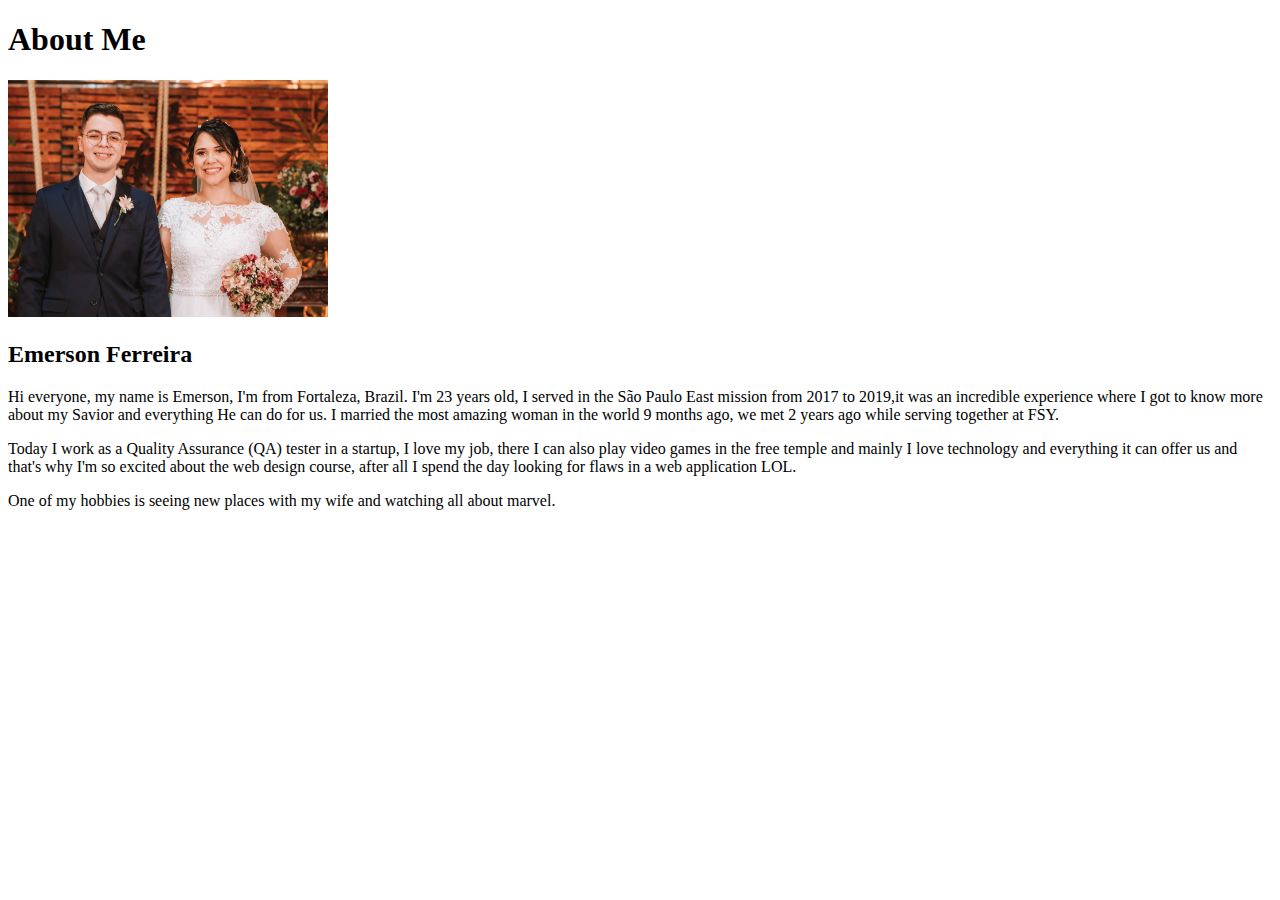
<file: aboutme/index.html>
<!DOCTYPE html>
<html lang="en">
<head>
    <meta charset="UTF-8">
    <meta http-equiv="X-UA-Compatible" content="IE=edge">
    <meta name="viewport" content="width=device-width, initial-scale=1.0">
    <title>All About Me</title>
</head>
<body>
    <h1>About Me</h1>
    <img src="images/maried_party.jpg" style="width: 25vw; min-width: 140px;" alt="temple_maried">
    <h2>Emerson Ferreira</h2>
    <p>Hi everyone, my name is Emerson, I'm from Fortaleza, Brazil. I'm 23 years old, I served in the São Paulo East mission
    from 2017 to 2019,it was an incredible experience where I got to know more about my Savior and everything He can do for us.
    I married the most amazing woman in the world 9 months ago, we met 2 years ago while serving together at FSY.</p>
    <p>Today I work as a Quality Assurance (QA) tester in a startup, I love my job, 
    there I can also play video games in the free temple and
    mainly I love technology and everything it can offer us and that's why I'm so excited about the web design course,
    after all I spend the day looking for flaws in a web application LOL.</p>
    <p>One of my hobbies is seeing new places with my wife and watching all about marvel.</p>
</body>
</html>
</file>
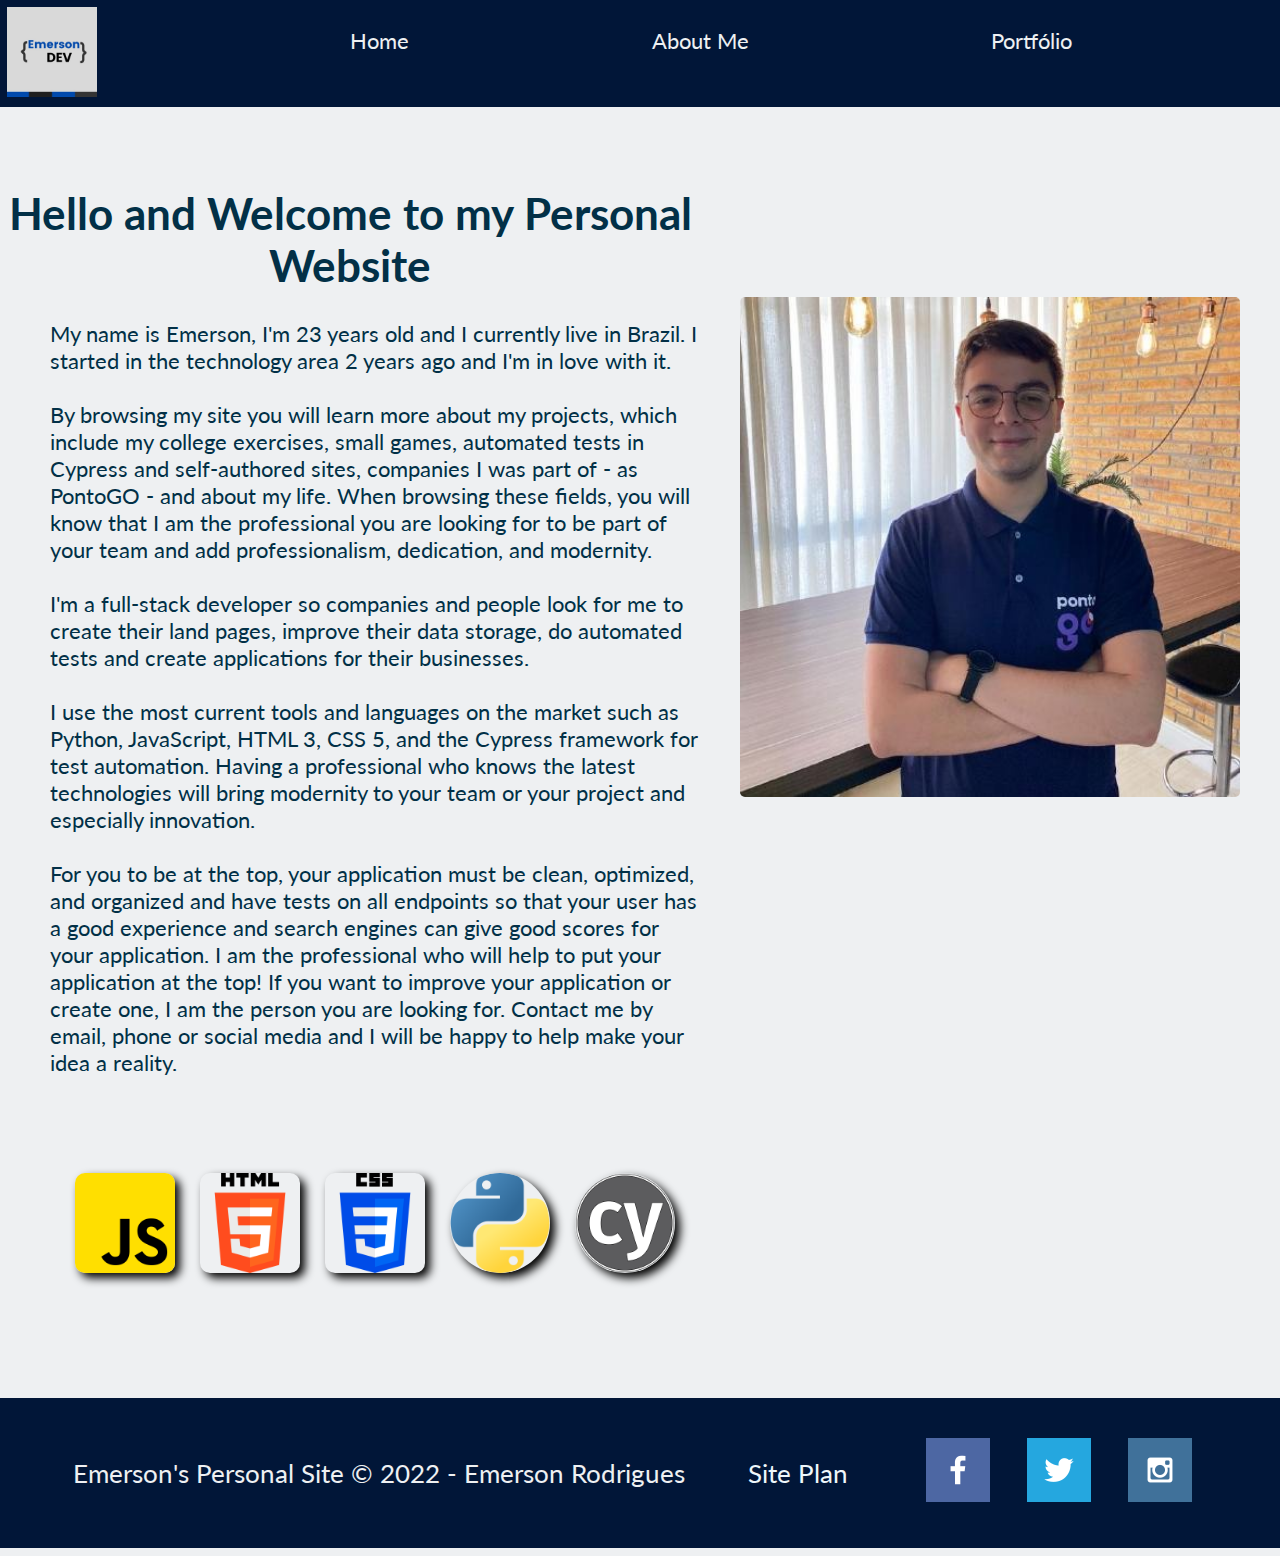
<file: emerson_personalsite/index.html>
<!DOCTYPE html>
<html lang="en">
<head>
    <meta charset="UTF-8">
    <meta http-equiv="X-UA-Compatible" content="IE=edge">
    <meta name="viewport" content="width=device-width, initial-scale=1.0">
    <link rel="stylesheet" href="styles/personalsite.css">
    <title>Home Page</title>

</head>

<body>
    <div id="content">
        <header>
            <a id="logo-link" href="index.html">
                <img class="logo" src="images/Emerson.jpg" alt="Emerson dev logo">
            </a>
            <nav>
                <a href="index.html">Home</a>
                <a href="aboutme.html">About Me</a>
                <a href="portfolio.html">Portfólio</a>
                <!-- <a href="#">Contact me</a> -->
            </nav>
        </header>
        <main class="home">             
            <section class="msg">
                <h1>Hello and Welcome to my Personal Website</h1>
                <p>My name is Emerson, I'm 23 years old and I currently live in Brazil. I started in the technology area 2 years ago and I'm in love with it.
                    <br><br>
                    By browsing my site you will learn more about my projects, which include my college exercises, small games, automated tests in Cypress and 
                    self-authored sites, companies I was part of - as PontoGO - and about my life. When browsing these fields, you will know that I am the professional
                    you are looking for to be part of your team and add professionalism, dedication, and modernity.
                    <br><br>
                    I'm a full-stack developer so companies and people look for me to create their land pages, improve their data storage, do automated tests and create applications for their businesses. 
                    <br><br>
                    I use the most current tools and languages ​​on the market such as Python, JavaScript, HTML 3, CSS 5, and the Cypress framework for test automation.                    
                    Having a professional who knows the latest technologies will bring modernity to your team or your project and especially innovation.
                    <br><br>
                    For you to be at the top, your application must be clean, optimized, and organized and have tests on all endpoints so that your user has a good experience and search engines can give good scores for your application. 
                    I am the professional who will help to put your application at the top! If you want to improve your application or create one, I am the person you are looking for. Contact me by email, phone or social media and I will be happy to help make your idea a reality.</p>
            </section>
            <section class="profile-img">
                <img id="icon" src="images/profile.jpg" alt="profile picture">
                <!-- The Modal -->
                <div id="myModal" class="modal">

                <!-- The Close Button -->
                <span class="close">&times;</span>

                <!-- Modal Content (The Image) -->
                <img class="modal-content" id="img01">

                <!-- Modal Caption (Image Text) -->
                <div id="caption"></div>
                </div>
            </section>           
            <section class="cards-linguagens">
                <img id="js-icon" src="images/js.png" alt="javascript icon">
                <img id="html-icon" src="images/html-5.png" alt="html icon">
                <img id="css-icon" src="images/css-3.png" alt="css icon">
                <img id="python-icon" src="images/python.png" alt="python icon">
                <img id="cypress-icon" src="images/3556671901536211770-128.png" alt="cypress icon">
            </section>            
        </main>
        <footer>
            <p>Emerson's Personal Site &copy; 2022 - Emerson Rodrigues</p>
            <p>
                <a href="site-plan.html">Site Plan</a>
            </p>
            <div class="social">
                <a href="https://facebook.com" target="_blank">
                    <img src="images/facebook.png" alt="facebook icon">
                </a>
                <a href="https://twitter.com" target="_blank">
                    <img src="images/twitter.png" alt="twitter icon">
                </a>
                <a href="https://instagram.com" target="_blank">
                    <img src="images/instagram.png" alt="instagram icon">
                </a>
            </div>
        </footer>
        <script>
            // Get the modal
            var modal = document.getElementById("myModal");
            
            // Get the image and insert it inside the modal - use its "alt" text as a caption
            var img = document.getElementById("icon");
            var modalImg = document.getElementById("img01");
            var captionText = document.getElementById("caption");
            img.onclick = function(){
              modal.style.display = "block";
              modalImg.src = this.src;
              captionText.innerHTML = this.alt;
            }
            
            // Get the <span> element that closes the modal
            var span = document.getElementsByClassName("close")[0];
            
            // When the user clicks on <span> (x), close the modal
            span.onclick = function() { 
              modal.style.display = "none";
            }
            </script>
    </div>
</body>

</html>
</file>
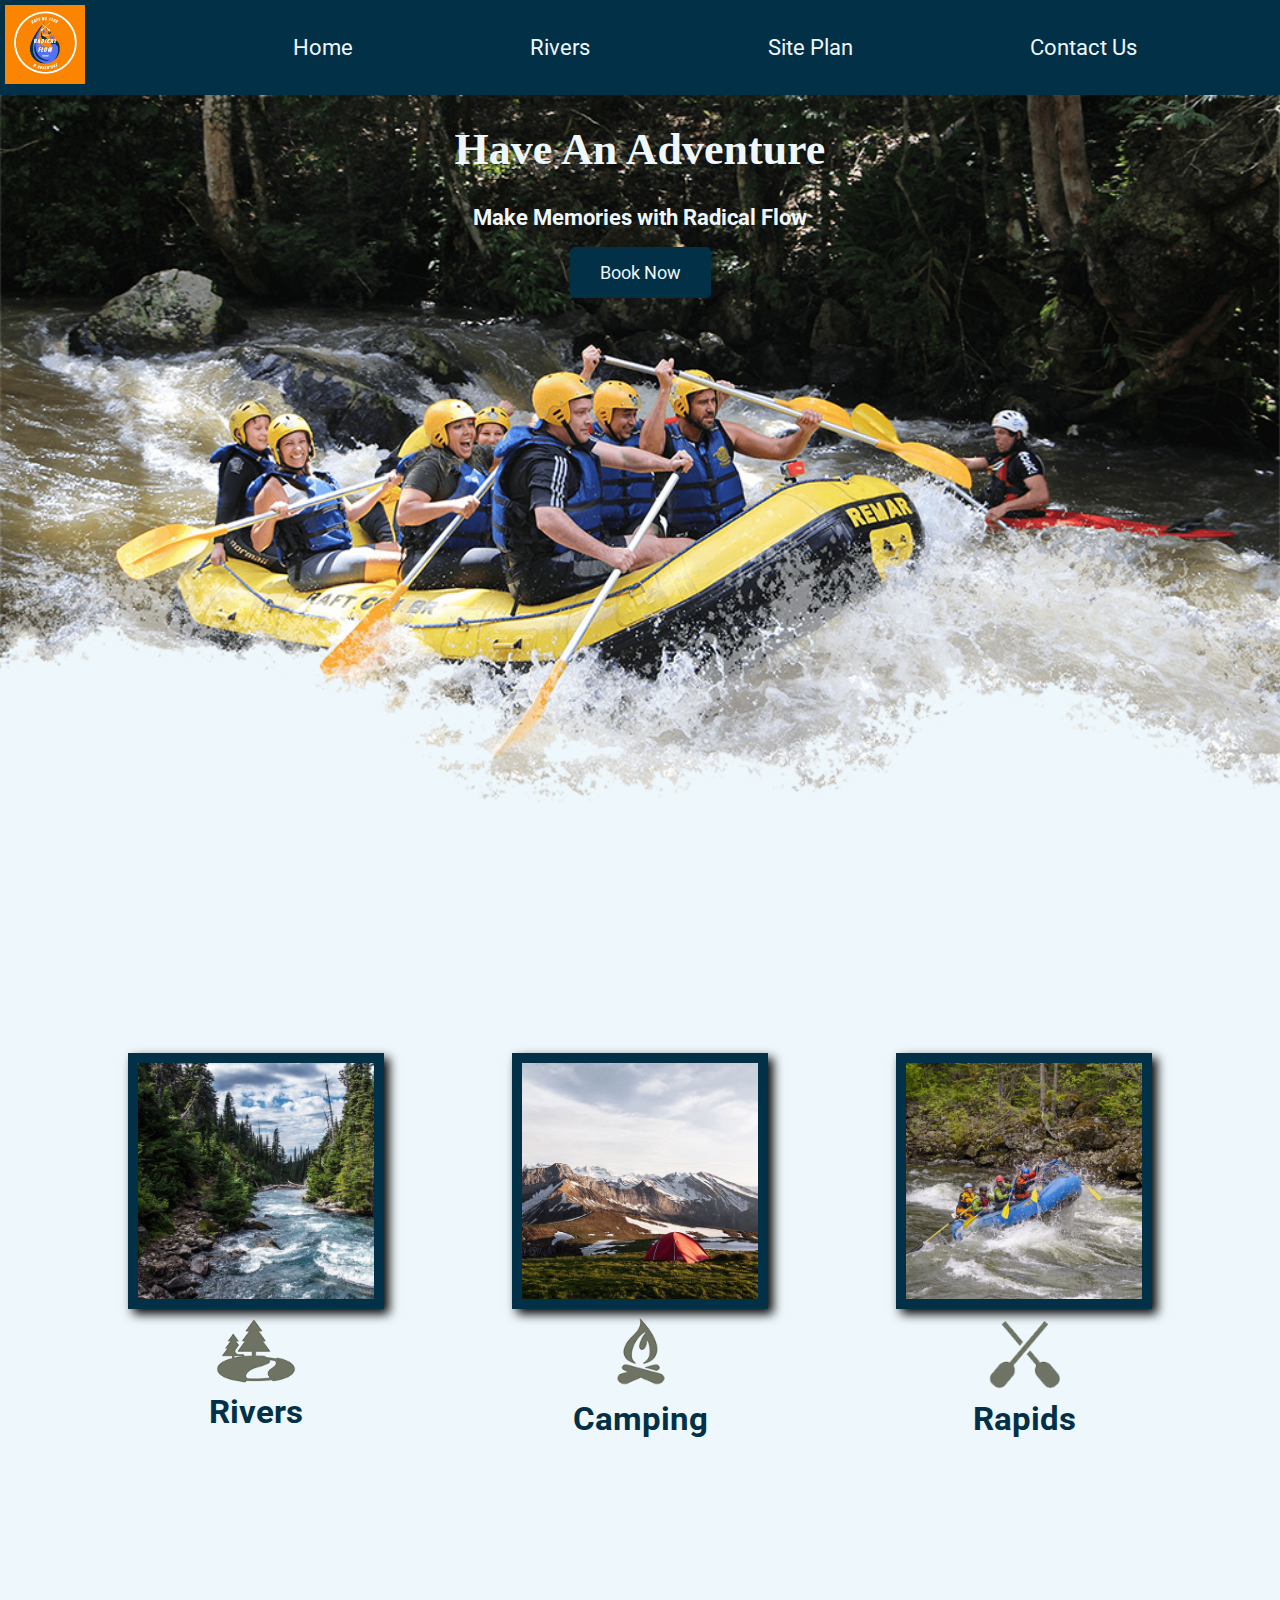
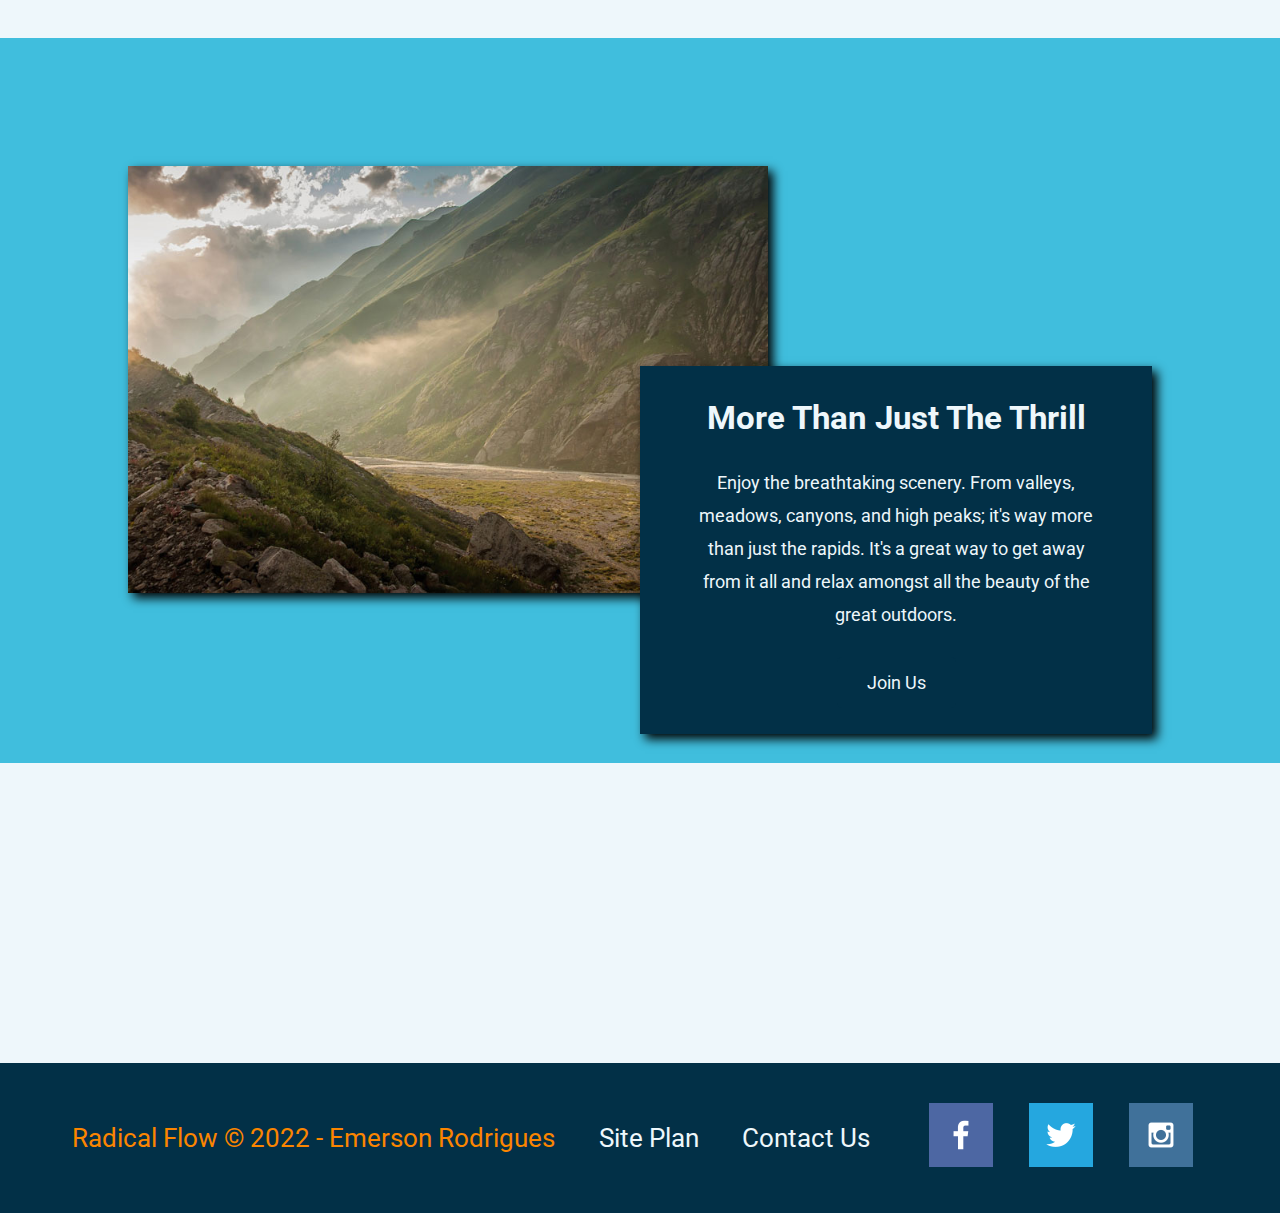
<file: wwr/index.html>
<!DOCTYPE html>
<html>

<head>
    <meta charset="UTF-8">
    <meta http-equiv="X-UA-Compatible" content="IE=edge">
    <meta name="viewport" content="width=device-width, initial-scale=1.0">
    <link rel="stylesheet" href="styles/style.css">
    <title>Radical Flow | Home</title>
</head>

<body>
    <div id="content">
        <header>
            <a id="logo_link" href="index.html">
                <img class="logo" src="images/logo_RadicalFlow.jpg" alt="Radical Flow Logo">
            </a>
            <nav>
                <a href="index.html">Home</a>
                <a href="rivers.html">Rivers</a>
                <a href="site-plan-rafting.html">Site Plan</a>
                <a href="contactus.html">Contact Us</a>
            </nav>
        </header>
        <div id="hero">
            <div id="hero-box">
                <img id="hero-img" src="images/hero.png" alt="People enjoying rafting">
            </div>
            <section id="hero-msg">
                <h1 class="home-title">Have An Adventure</h1>
                <h4>Make Memories with Radical Flow</h4>
                <div class="button-box">
                    <a class="book" href="contactus.html">Book Now</a>
                </div>
            </section>
        </div>
        <main class="home-gride">             
            <section class="rivers-card">
                <img class="card-img" src="images/rivers.jpg" alt="river in forest">
                <img class="icon" src="images/river_icon.png" alt="river icon">
                <h2>Rivers</h2>
            </section>           
            <section class="camping-card">
                <img class="card-img" src="images/camping.jpg" alt="tent in mountains">
                <img class="icon" src="images/fire_icon.png" alt="fire icon">
                <h2>Camping</h2>
            </section>            
            <section class="rapids-card">
                <img class="card-img" src="images/rapids.jpg" alt="rafting boat">
                <img class="icon" src="images/oars_icon.png" alt="rapids icon">
                <h2>Rapids</h2>
            </section>
            <div id="background"></div>
            <img class="mountains" src="images/mountains.jpg" alt="Misty mountains">
            <section class="msg">
                <h2>More Than Just The Thrill</h2>
                <p>Enjoy the breathtaking scenery. From valleys, meadows, canyons, and high peaks;
                    it's way more than just the rapids. It's a great way to get away from it all and
                    relax amongst all the beauty of the great outdoors.</p>
                <a class="join" href="rivers.html">Join Us</a>
            </section>
        </main>
        <footer>
            <p>Radical Flow &copy; 2022 - Emerson Rodrigues</p>
            <p><a href="site-plan-rafting.html">Site Plan</a></p>
            <p><a href="contactus.html">Contact Us</a></p>
            <div class="social">
                <a href="https://facebook.com" target="_blank">
                    <img src="images/facebook.png" alt="fb icon">
                </a>
                <a href="https://twitter.com" target="_blank">
                    <img src="images/twitter.png" alt="twitter icon">
                </a>
                <a href="https://instagram.com" target="_blank">
                    <img src="images/instagram.png" alt="instagram icon">
                </a>
            </div>
        </footer>
    </div>
</body>

</html>
</file>
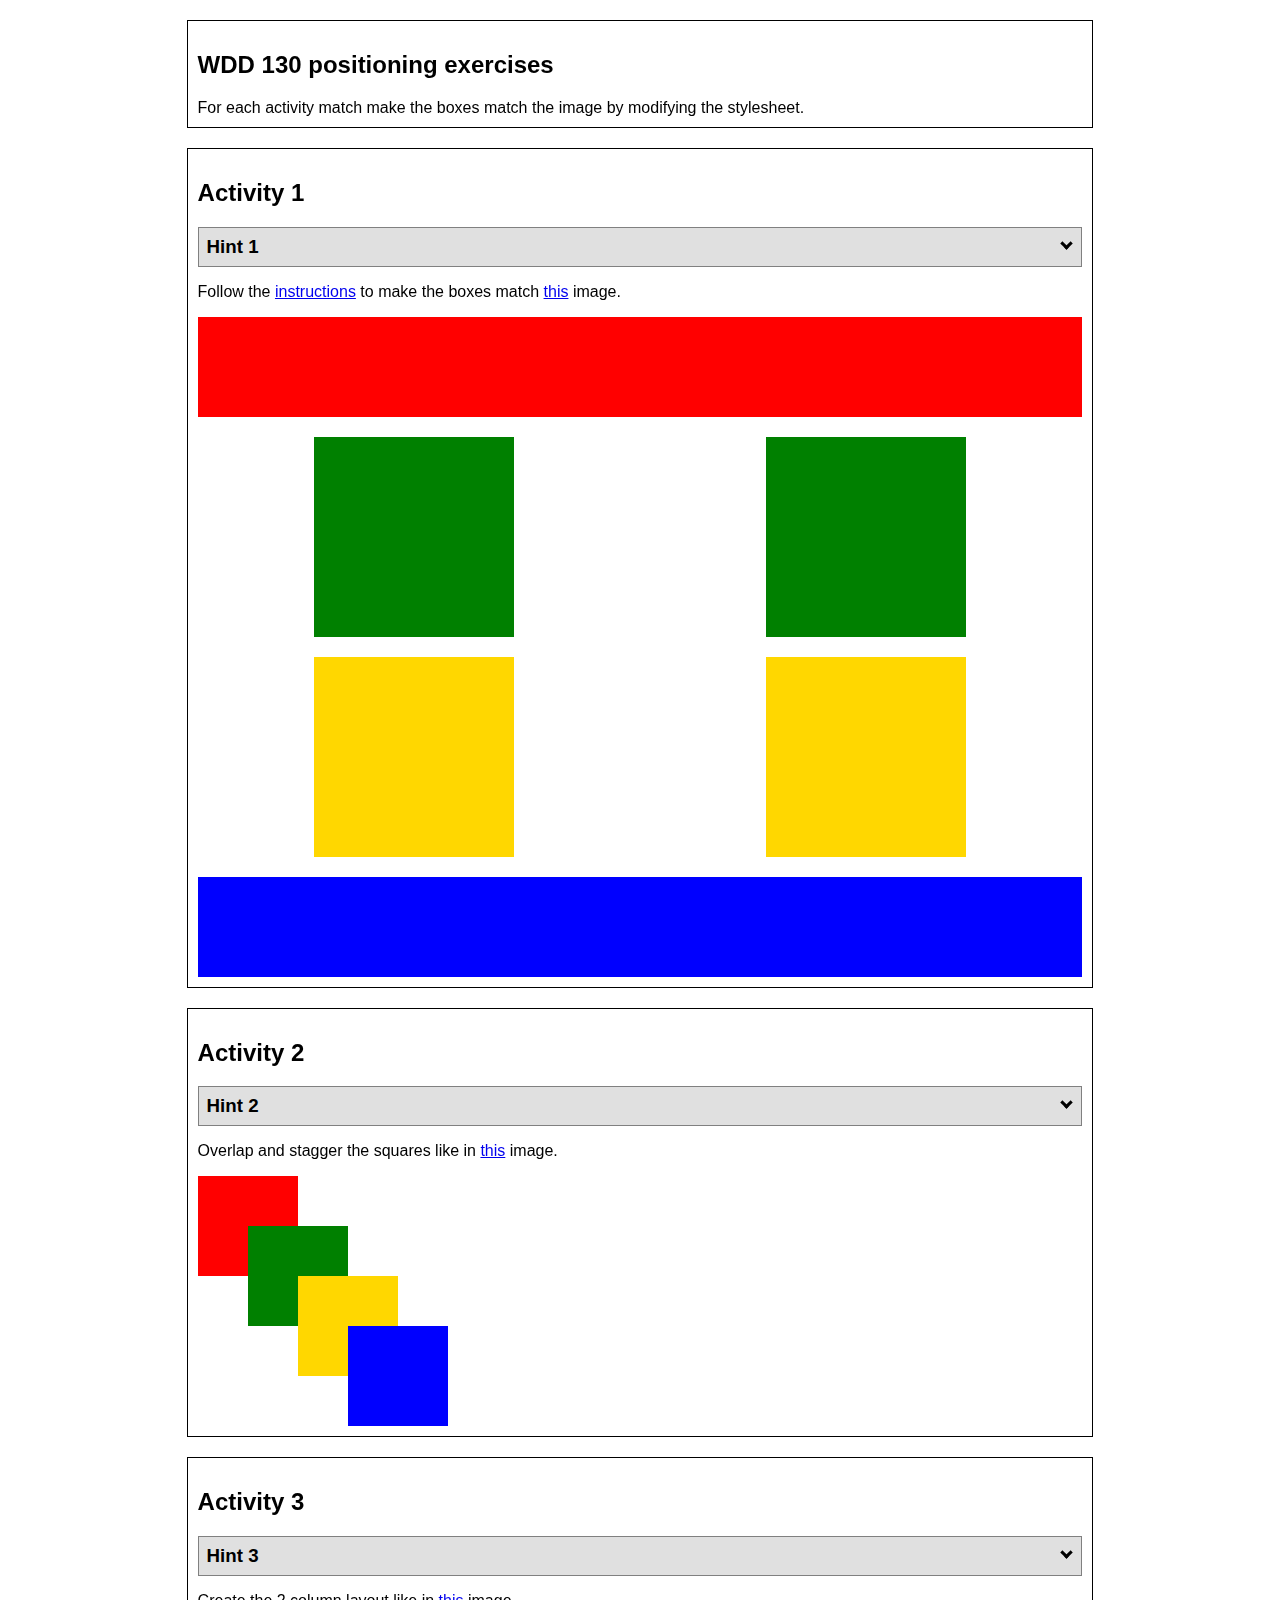
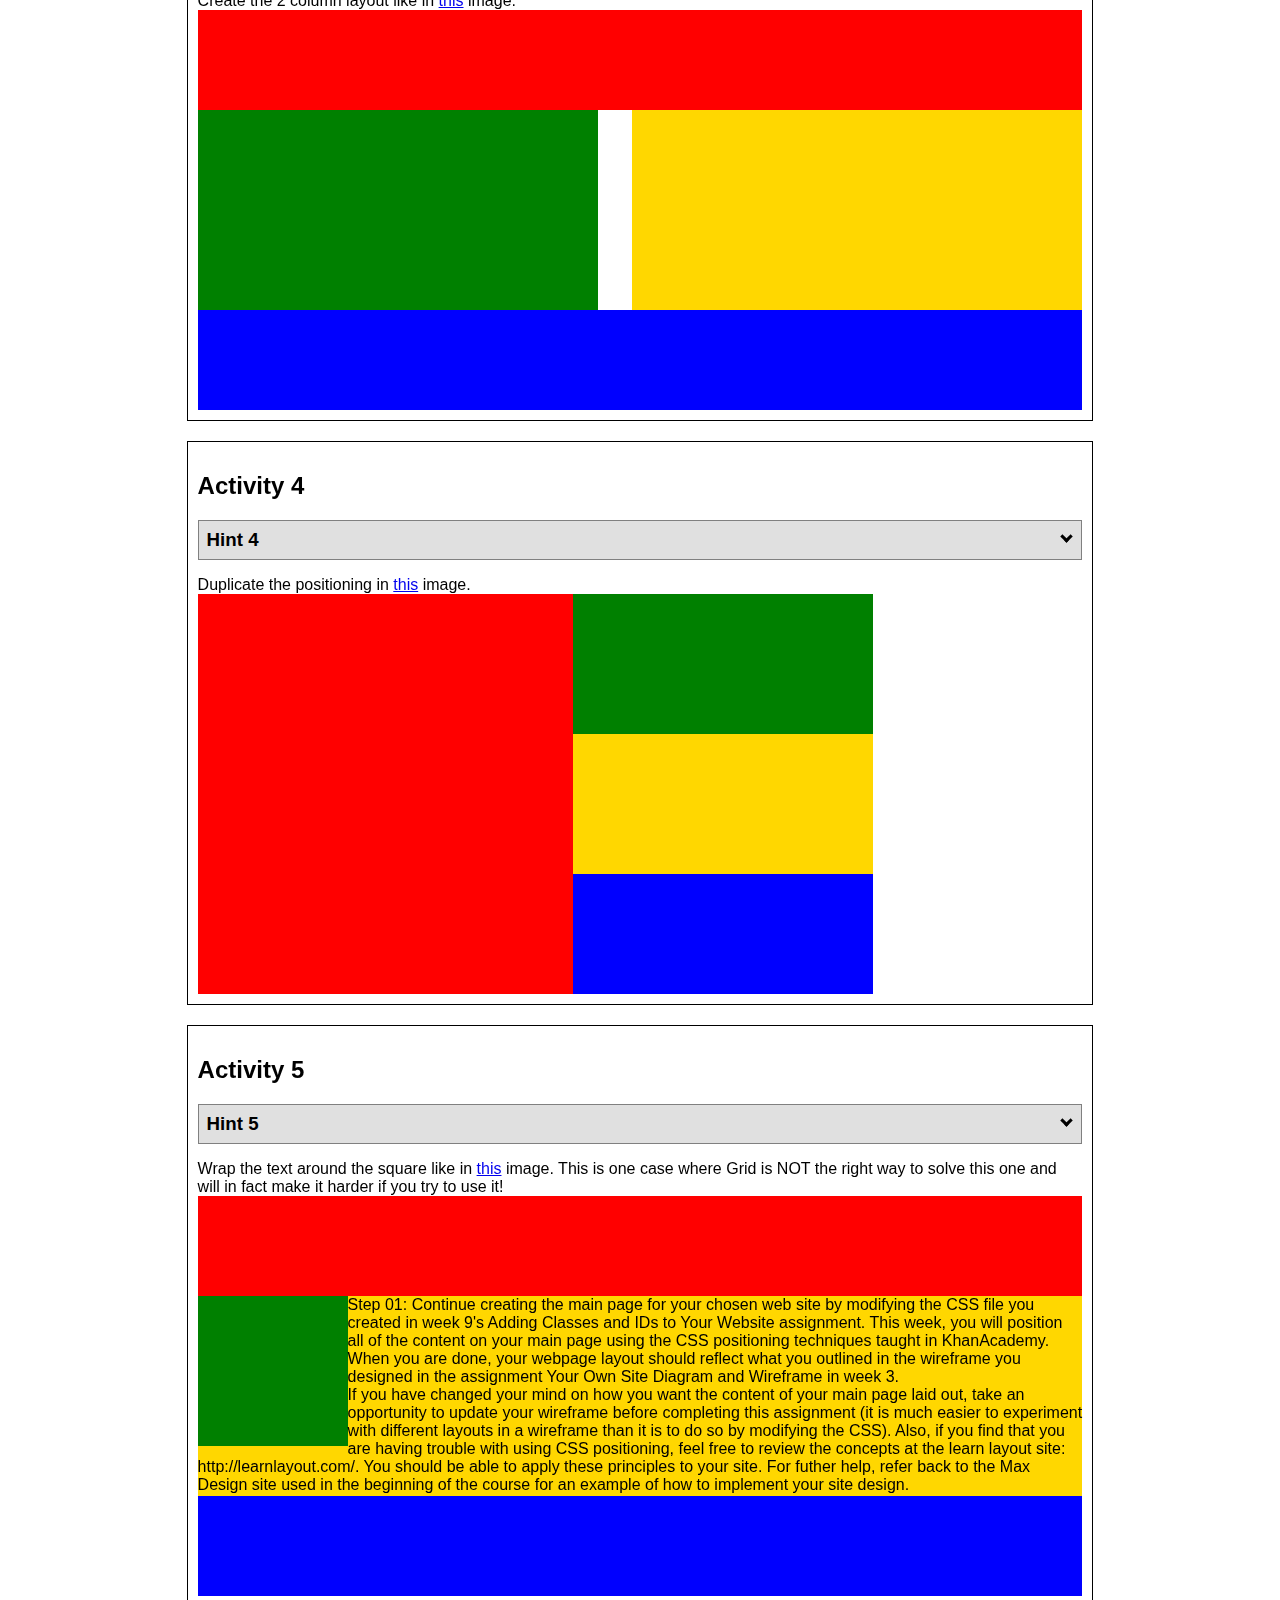
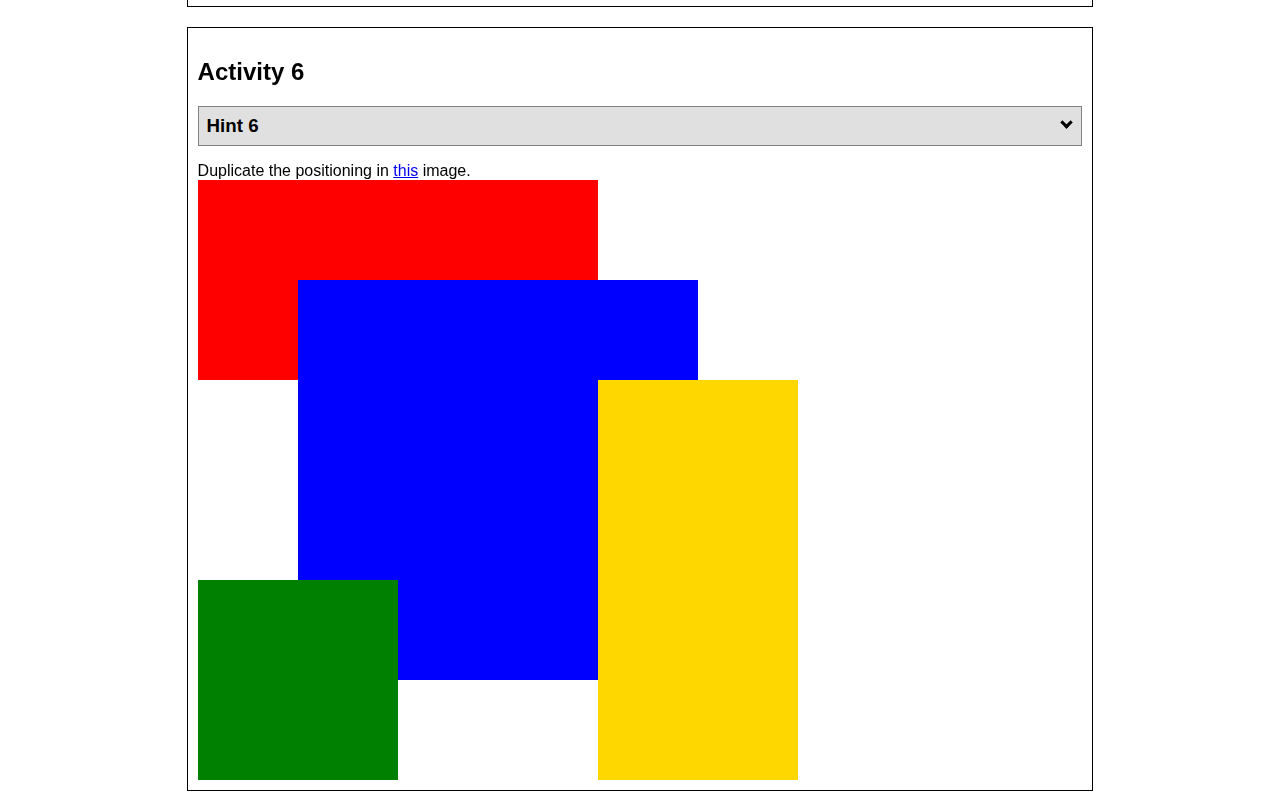
<file: positioning.html>
<!DOCTYPE html>
<html lang="en">
  <head>
    <!-- HTML - Name: positioning.html -->
    <title>Positioning Activity</title>
    <link rel="stylesheet" type="text/css" href="positionstyles.css" />
  </head>
  <body>
    <div class="activity">
      <h2>WDD 130 positioning exercises</h2>
      For each activity match make the boxes match the image by modifying the stylesheet.</div>
    <div class="activity">
      <h2>Activity 1</h2>
      <section class="hint"><input type="checkbox" ><i></i> <h3>Hint 1</h3><div><p>Check out the <a href="https://byui-wdd.github.io/wdd130/activities/w06-css-positioning.html" target="_blank">activity instructions</a> in Ilearn!</p></div></section>
      <p>Follow the <a href="https://byui-wdd.github.io/wdd130/activities/w06-css-positioning.html" target="_blank">instructions</a> to make the boxes match  <a href="https://byui-wdd.github.io/wdd130/images/example1.png" target="_blank">this</a> image.</p>
      <div class="content1" >
        <div class="red1" ></div>
        <div class="green1" ></div>
        <div class="green1" ></div>
        <div class="yellow1"></div>
        <div class="yellow1"></div>
        <div class="blue1"></div>
      </div>
    </div>
    <div class="activity">
      <h2>Activity 2</h2>
      <section class="hint"><input type="checkbox" > <h3>Hint 2</h3><i></i><div><p>Remember that the best way to shift elements around slightly on the page is with Margins.  You could also use Grid.  Either would work for this. If you choose margin, you can use a <em>negative</em> margin. (ie margin-top: -20px;)</p><h4>Properties used:</h4><ul><li>margin-top, margin-left</li><li>...or...</li><li>grid-template-columns: 50px 50px 50px 50px 50px </li></ul></div></section>
      <p>Overlap and stagger the squares like in <a href="https://byui-wdd.github.io/wdd130/images/example2.png" target="_blank">this</a> image.</p>
      <div class="content2" >
        <div class="red2" ></div>
        <div class="green2" ></div>
        <div class="yellow2"></div>
        <div class="blue2"></div>
      </div>
    </div>
    <div class="activity">
      <h2>Activity 3</h2>
      <section class="hint"><input type="checkbox" > <h3>Hint 3</h3><i></i><div><p>This one is going to be best solved with CSS Grid. Remember to make the boxes the right width first...then start moving them around. </p><h4>Properties used:</h4><ul><li>display:grid;</li><li>grid-template-columns:</li><li>grid-column-gap:</li>
        <li>grid-column:</li>  </ul></div></section>
      Create the 2 column layout like in <a href="https://byui-wdd.github.io/wdd130/images/example3.png" target="_blank">this</a>  image.
      <div class="content3" >
        <div class="red3" ></div>
        <div class="green3" ></div>
        <div class="yellow3"></div>
        <div class="blue3"></div>
      </div>
    </div>
    <div class="activity">
      <h2>Activity 4</h2>
      <section class="hint"><input type="checkbox" > <h3>Hint 4</h3><i></i><div><p>For the others we have been primarily concerned with width. For this one you will need to adjust height as well. </p><h4>Properties used:</h4><ul><li>display:grid;</li><li>grid-template-columns:</li><li>grid-row:</li></ul></div></section>
      Duplicate the positioning in <a href="https://byui-wdd.github.io/wdd130/images/example4.png" target="_blank">this</a> image. 
      <div class="content4" >
        <div class="red4" ></div>
        <div class="green4" ></div>
        <div class="yellow4"></div>
        <div class="blue4"></div>
      </div>
    </div>

    <div class="activity">
      <h2>Activity 5</h2>
      <section class="hint"><input type="checkbox" > <h3>Hint 5</h3><i></i><div><p>Grid is <strong>not</strong> the right way to do this.  In fact there is only one way to really do that...and that is with float. Remember that we float the thing we want the text to wrap around.  Also remember to start by making all the shapes the right size and shape.</p><h4>Properties used:</h4><ul><li>float: left;</li></ul></div></section>
      Wrap the text around the square like in <a href="https://byui-wdd.github.io/wdd130/images/example5.png" target="_blank">this</a> image. This is one case where Grid is NOT the right way to solve this one and will in fact make it harder if you try to use it!
      <div class="content5" >
        <div class="red5" ></div>
        <div class="green5" ></div>
        <div class="yellow5">Step 01: Continue creating the main page for your chosen web site by modifying the CSS file you created in week 9's Adding Classes and IDs to Your Website assignment. This week, you will position all of the content on your main page using the CSS positioning techniques taught in KhanAcademy. When you are done, your webpage layout should reflect what you outlined in the wireframe you designed in the assignment Your Own Site Diagram and Wireframe in week 3. <br />
          If you have changed your mind on how you want the content of your main page laid out, take an opportunity to update your wireframe before completing this assignment (it is much easier to experiment with different layouts in a wireframe than it is to do so by modifying the CSS). Also, if you find that you are having trouble with using CSS positioning, feel free to review the concepts at the learn layout site: http://learnlayout.com/. You should be able to apply these principles to your site. For futher help, refer back to the Max Design site used in the beginning of the course for an example of how to implement your site design.</div>
        <div class="blue5"></div>
      </div>
    </div>
    <div class="activity">
      <h2>Activity 6</h2>
      <section class="hint"><input type="checkbox" > <h3>Hint 6</h3><i></i><div><p>This one is all about visualizing the grid behind the layout. If you are having a hard time doing that first: all the sizes are even multiples of 100, and second here is another example with the lines drawn: <a href="https://byui-wdd.github.io/wdd130/images/example6-hint.png" target="_blank">example 6 with lines</a>. For this one you will find it easiest if you use px for the column width. You can also use <kbd>z-index</kbd> to control the element layering.    </p><h4>Properties used:</h4><ul><li>display:grid;</li><li>grid-template-columns:</li><li>grid-column:</li><li>grid-row:</li><li><a href="https://www.w3schools.com/cssref/pr_pos_z-index.asp" target="_blank">z-index:</a></li></ul></div></section>
      Duplicate the positioning in <a href="https://byui-wdd.github.io/wdd130/images/example6.png" target="_blank">this</a> image.
      <div class="content6" >
        <div class="red6" ></div>
        <div class="green6" ></div>
        <div class="yellow6"></div>
        <div class="blue6"></div>
      </div>
    </div>
  </body>
</html>
</file>
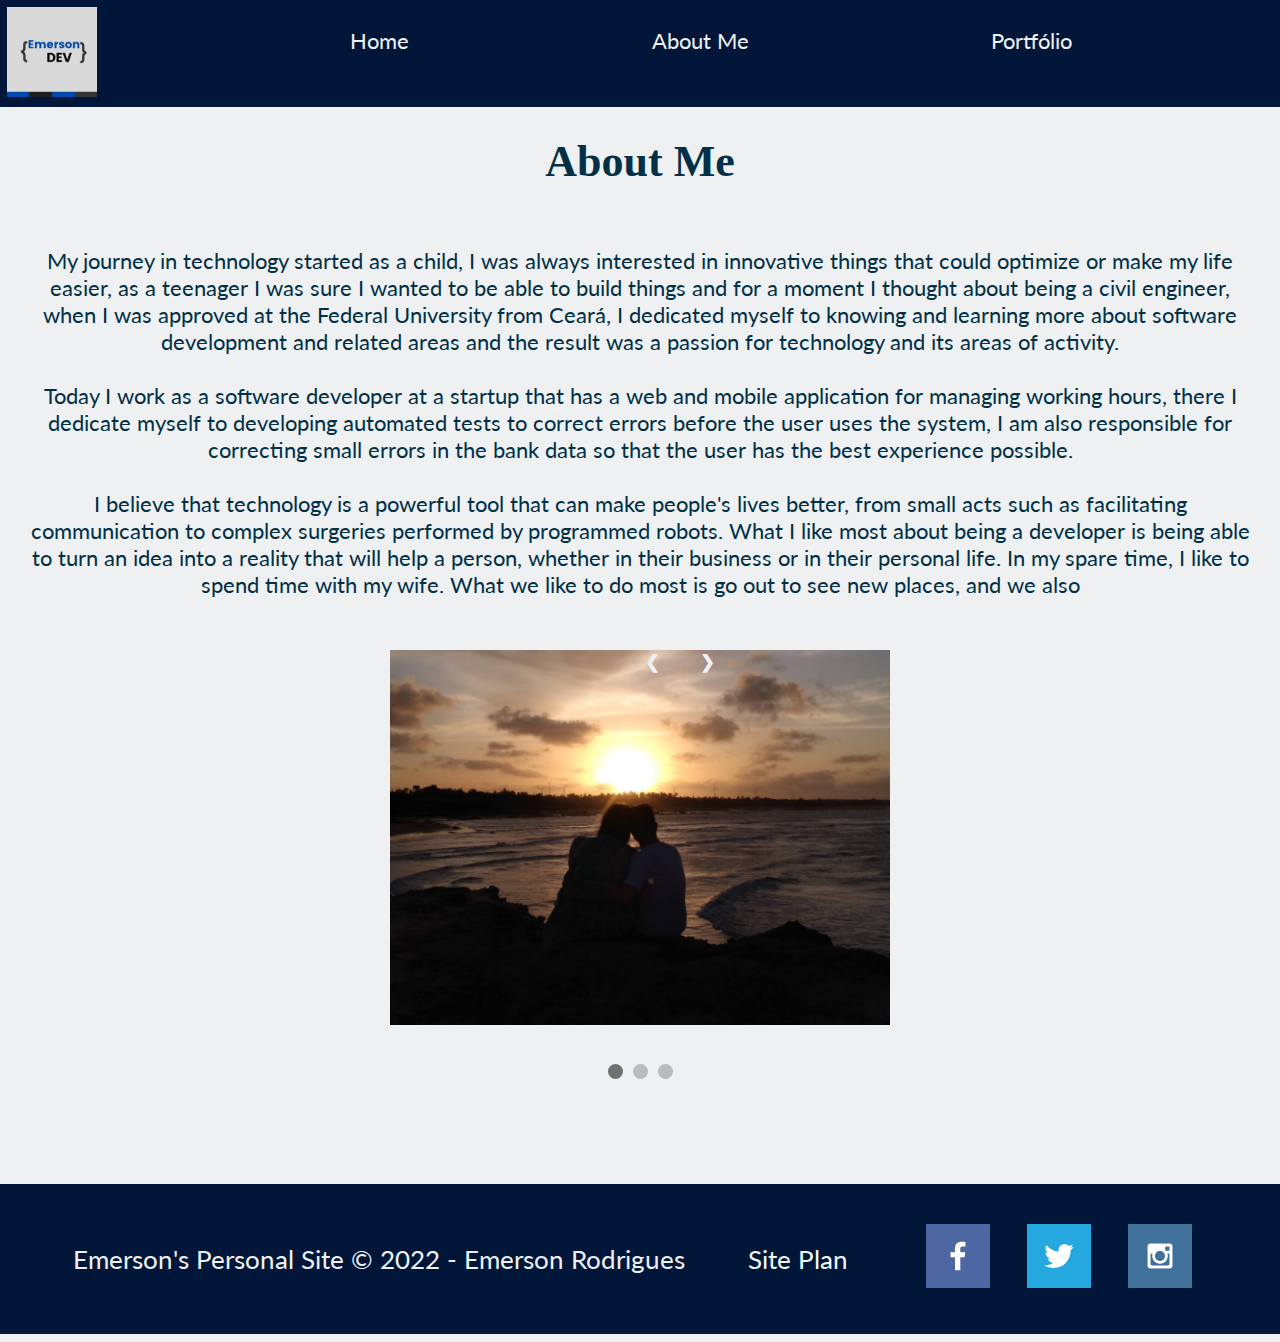
<file: emerson_personalsite/aboutme.html>
<!DOCTYPE html>
<html lang="en">
<head>
    <meta charset="UTF-8">
    <meta http-equiv="X-UA-Compatible" content="IE=edge">
    <meta name="viewport" content="width=device-width, initial-scale=1.0">
    <link rel="stylesheet" href="styles/personalsite.css">
    <title>About Me</title>

</head>

<body>
    <div id="content">
        <header>
            <a id="logo-link" href="index.html">
                <img class="logo" src="images/Emerson.jpg" alt="Emerson dev logo">
            </a>
            <nav>
                <a href="index.html">Home</a>
                <a href="aboutme.html">About Me</a>
                <a href="portfolio.html">Portfólio</a>
                <!-- <a href="#">Contact me</a> -->
            </nav>
        </header>
        <main class="home">             
            <section class="msg-aboutme">
                <h1>About Me</h1>
                <p>My journey in technology started as a child, I was always interested in innovative things that could optimize or make my life easier,
                    as a teenager I was sure I wanted to be able to build things and for a moment I thought about being a civil engineer, when I was approved 
                    at the Federal University from Ceará, I dedicated myself to knowing and learning more about software development and related areas 
                    and the result was a passion for technology and its areas of activity.
                    <br><br> 
                    Today I work as a software developer at a startup that has a web and
                    mobile application for managing working hours, there I dedicate myself to developing automated tests to correct errors before the user uses
                    the system, I am also responsible for correcting small errors in the bank data so that the user has the best experience possible. 
                    <br><br>
                    I believe that technology is a powerful tool that can make people's lives better, from small acts such as facilitating communication to complex
                    surgeries performed by programmed robots. What I like most about being a developer is being able to turn an idea into a reality that will help a person,
                    whether in their business or in their personal life. In my spare time, I like to spend time with my wife. What we like to do most is go out to see new places,
                    and we also</p>
            </section>         
            <section class="personal-pictures">
                <div class="slideshow-container">

                    <!-- Full-width images with number and caption text -->
                    <div class="mySlides fade">
                      <div class="numbertext">1 / 3</div>
                      <img id="beach-picture" src="images/aboutme_page2.jpg" alt="beach picture" style="width:50%">
                    </div>
                  
                    <div class="mySlides fade">
                      <div class="numbertext">2 / 3</div>
                      <img id="adventure-picture" src="images/aboutme2_page2.jpg" alt="adventure picture" style="width:50%">
                    </div>
                  
                    <div class="mySlides fade">
                      <div class="numbertext">3 / 3</div>
                      <img src="images/profile.jpg" alt="profile picture" style="width:50%">
                    </div>
                  
                    <!-- Next and previous buttons -->
                    <a class="prev" onclick="plusSlides(-1)">&#10094;</a>
                    <a class="next" onclick="plusSlides(1)">&#10095;</a>
                  </div>
                  <br>
                  
                  <!-- The dots/circles -->
                  <div style="text-align:center">
                    <span class="dot" onclick="currentSlide(1)"></span>
                    <span class="dot" onclick="currentSlide(2)"></span>
                    <span class="dot" onclick="currentSlide(3)"></span>
                  </div>
            </section>            
        </main>
        <footer>
            <p>Emerson's Personal Site &copy; 2022 - Emerson Rodrigues</p>
            <p>
                <a href="site-plan.html">Site Plan</a>
            </p>
            <div class="social">
                <a href="https://facebook.com" target="_blank">
                    <img src="images/facebook.png" alt="facebook icon">
                </a>
                <a href="https://twitter.com" target="_blank">
                    <img src="images/twitter.png" alt="twitter icon">
                </a>
                <a href="https://instagram.com" target="_blank">
                    <img src="images/instagram.png" alt="instagram icon">
                </a>
            </div>
        </footer>
        <script>
            let slideIndex = 1;
            showSlides(slideIndex);
            
            function plusSlides(n) {
              showSlides(slideIndex += n);
            }
            
            function currentSlide(n) {
              showSlides(slideIndex = n);
            }
            
            function showSlides(n) {
              let i;
              let slides = document.getElementsByClassName("mySlides");
              let dots = document.getElementsByClassName("dot");
              if (n > slides.length) {slideIndex = 1}    
              if (n < 1) {slideIndex = slides.length}
              for (i = 0; i < slides.length; i++) {
                slides[i].style.display = "none";  
              }
              for (i = 0; i < dots.length; i++) {
                dots[i].className = dots[i].className.replace(" active", "");
              }
              slides[slideIndex-1].style.display = "block";  
              dots[slideIndex-1].className += " active";
            }
            </script>
    </div>
</body>

</html>
</file>
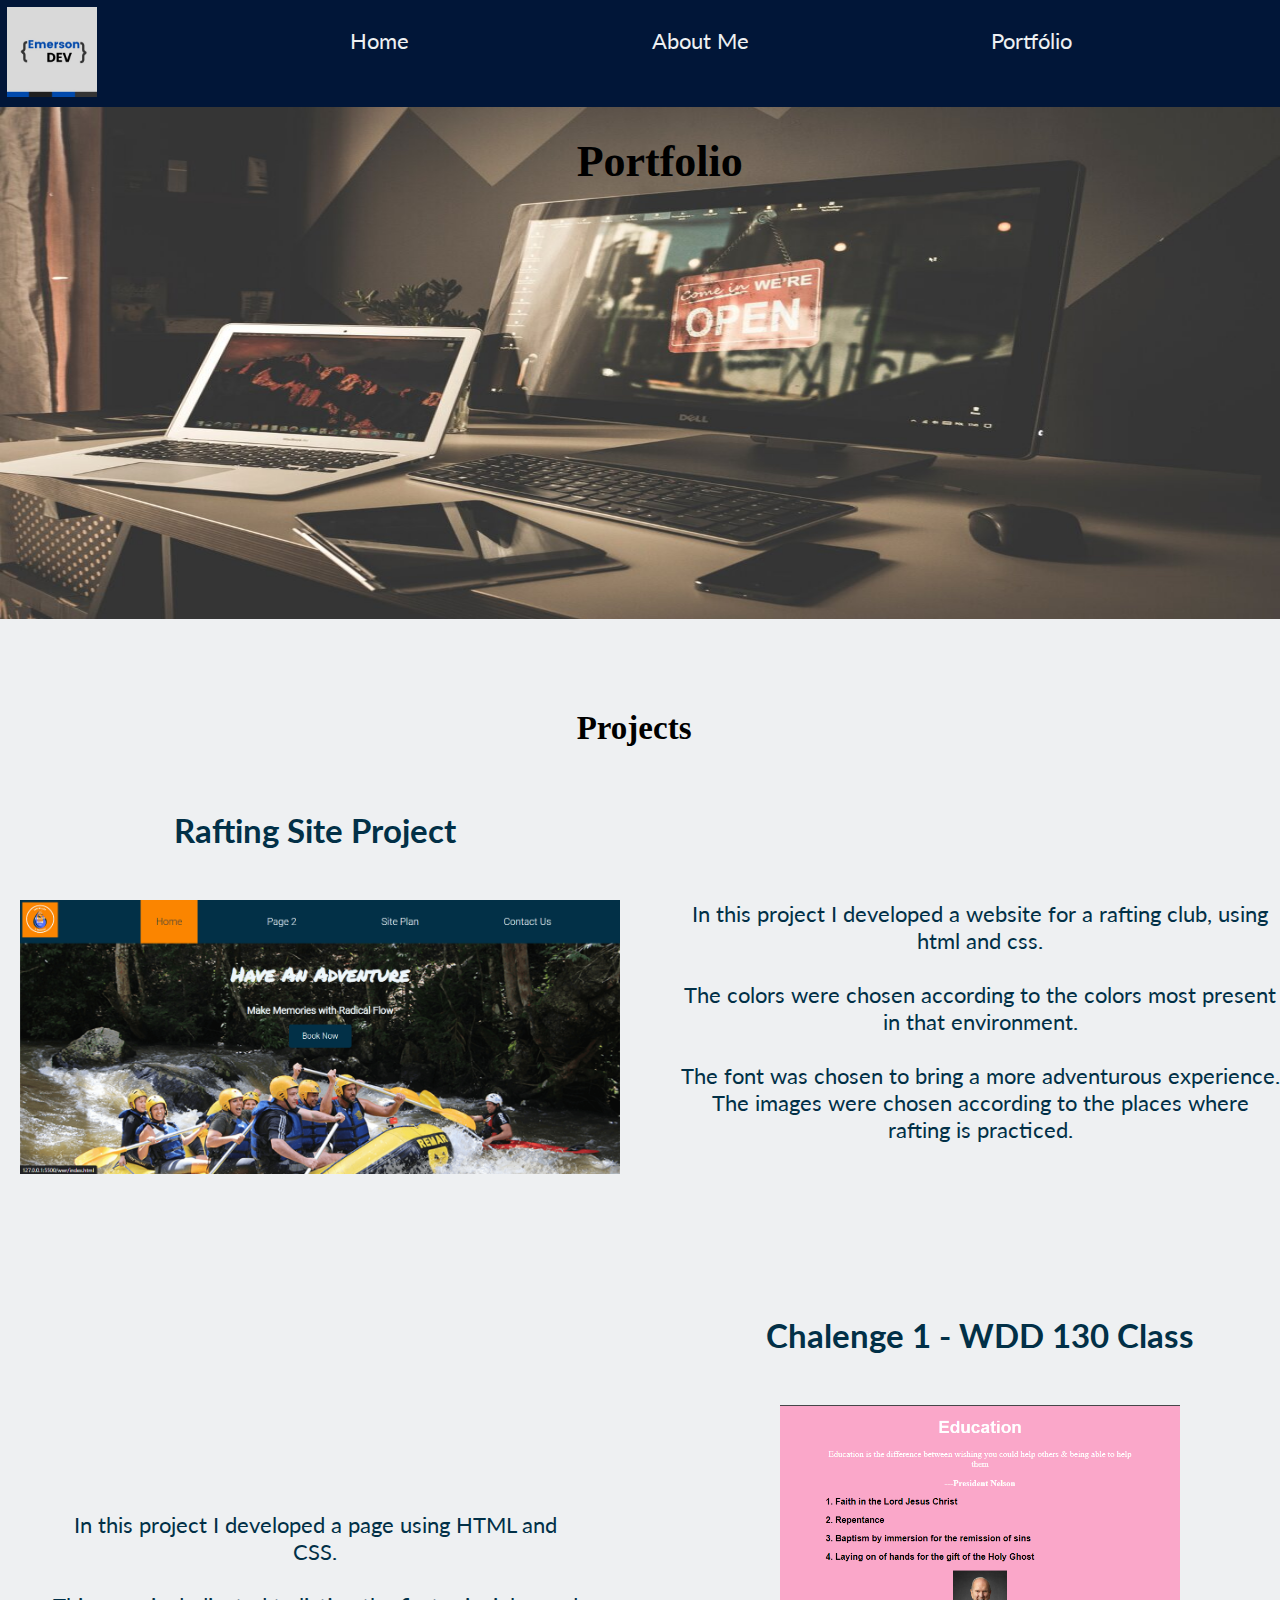
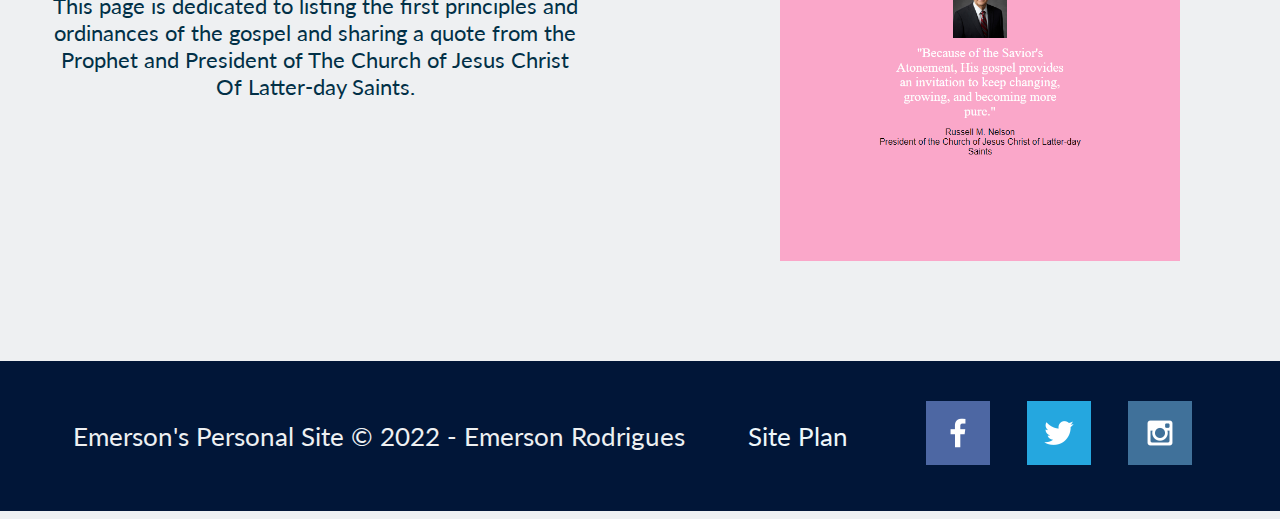
<file: emerson_personalsite/portfolio.html>
<!DOCTYPE html>
<html lang="en">
<head>
    <meta charset="UTF-8">
    <meta http-equiv="X-UA-Compatible" content="IE=edge">
    <meta name="viewport" content="width=device-width, initial-scale=1.0">
    <link rel="stylesheet" href="styles/personalsite.css">
    <title>Portfólio</title>

</head>

<body>
    <div id="content">
        <header>
            <a id="logo-link" href="index.html">
                <img class="logo" src="images/Emerson.jpg" alt="Emerson dev logo">
            </a>
            <nav>
                <a href="index.html">Home</a>
                <a href="aboutme.html">About Me</a>
                <a href="portfolio.html">Portfólio</a>
                <!-- <a href="#">Contact me</a> -->
            </nav>
        </header>
        <div id="hero">
            <div id="hero-box">
                <img id="hero-imgpage2" src="images/rsz_pexels-mateusz-dach-450035.jpg" alt="office picture">
                <h1 id="portfolio-title">Portfolio</h1>
                <h2>Projects</h2>
            </div>
        </div>
        <main id="portfolio">             
            <section class="project-1">
                <h2 id="titlesection-1">Rafting Site Project</h2>
                <img id="raftingsite-img" src="images/Screenshot_1.png" alt="home rafting site project">
                <p id="paragraphsection-1">In this project I developed a website for a rafting club, using html and css. 
                    <br><br>
                    The colors were chosen according to the colors most present in that environment.
                    <br><br>
                    The font was chosen to bring a more adventurous experience. The images were chosen according to the places where rafting is practiced.</p>
            </section>           
            <section class="project-2">
                <h2 id="titlesection-2">Chalenge 1 - WDD 130 Class</h2>
                <img id="chalenge-1" src="images/Screenshot_2.png" alt="chalenge-2 picture">
                <p id="paragraphsection-2">In this project I developed a page using HTML and CSS.
                    <br><br>
                    This page is dedicated to listing the first principles and ordinances of the gospel and sharing a quote from the Prophet and President of The Church of Jesus Christ Of Latter-day Saints.
                    <br><br></p>
            </section>           
        </main>
        <footer>
            <p>Emerson's Personal Site &copy; 2022 - Emerson Rodrigues</p>
            <p>
                <a href="site-plan.html">Site Plan</a>
            </p>
            <div class="social">
                <a href="https://facebook.com" target="_blank">
                    <img src="images/facebook.png" alt="facebook icon">
                </a>
                <a href="https://twitter.com" target="_blank">
                    <img src="images/twitter.png" alt="twitter icon">
                </a>
                <a href="https://instagram.com" target="_blank">
                    <img src="images/instagram.png" alt="instagram icon">
                </a>
            </div>
        </footer>
    </div>
</body>
</html>
</file>
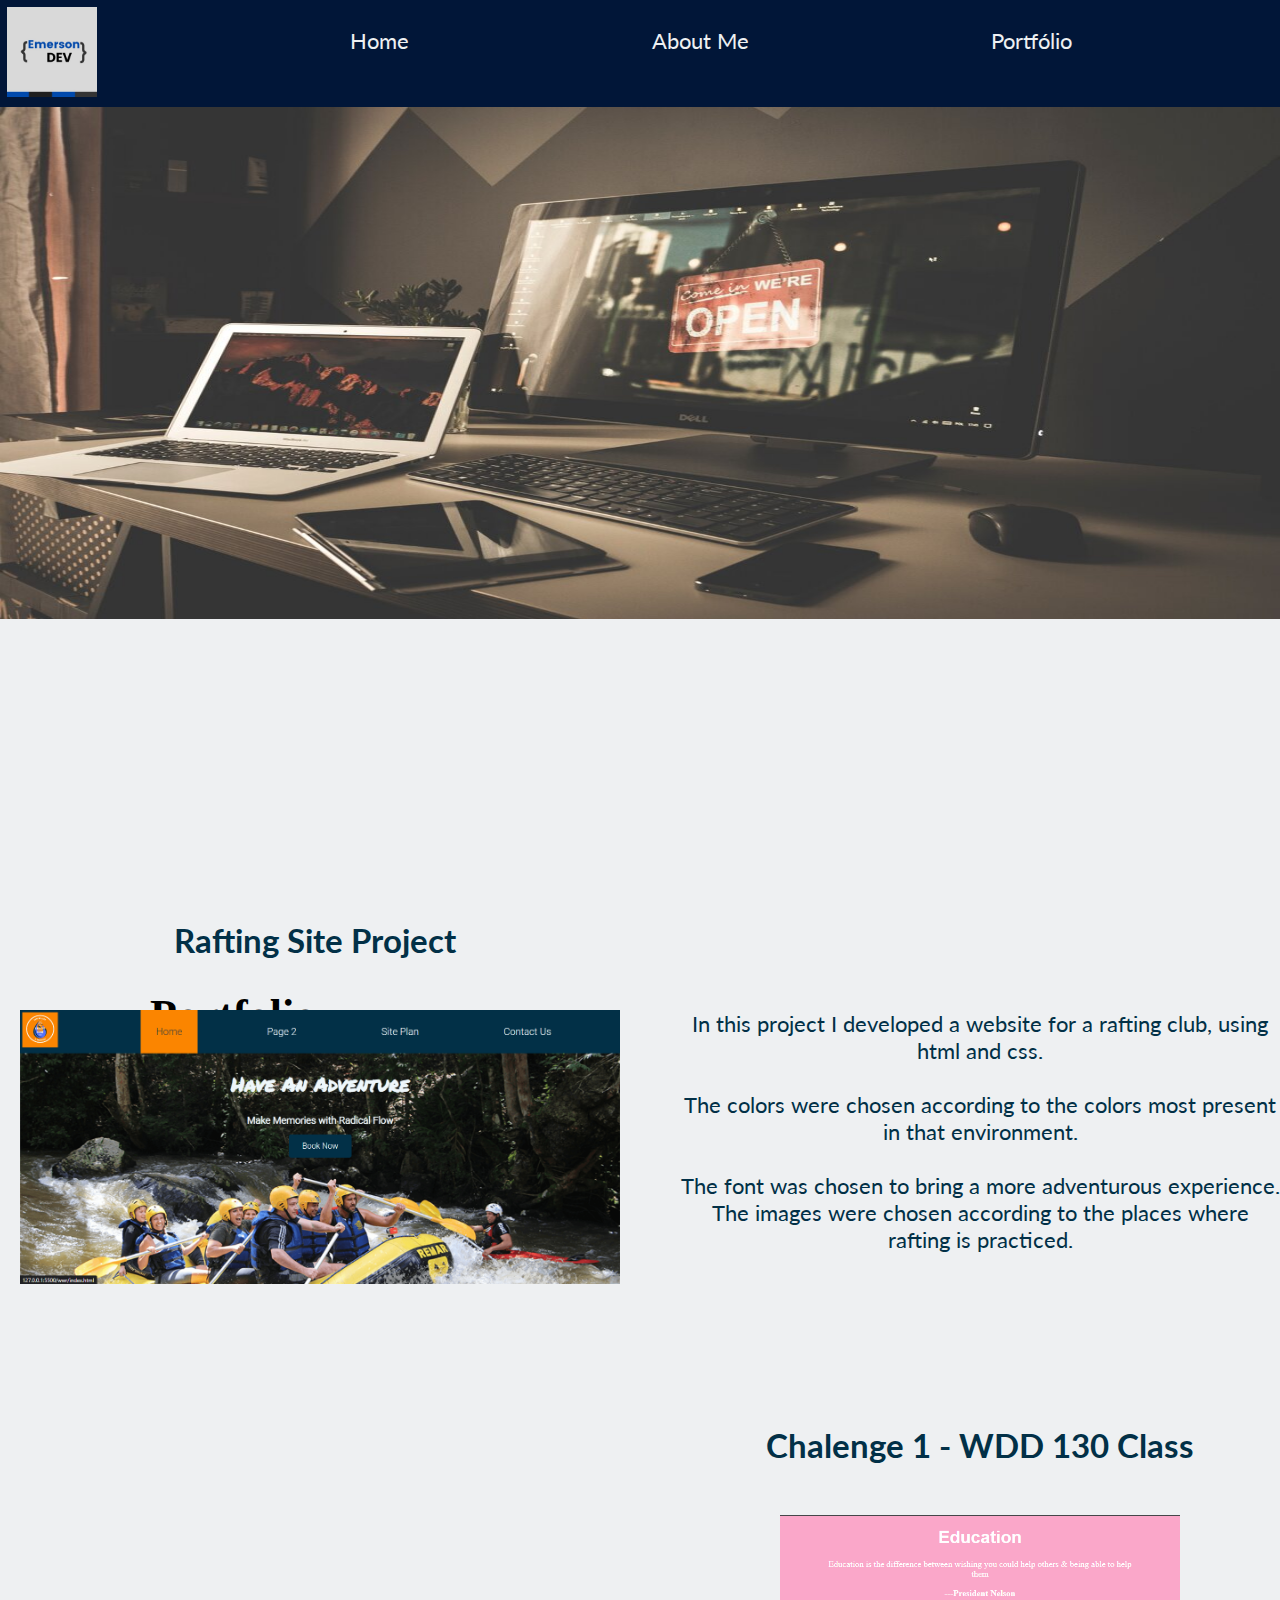
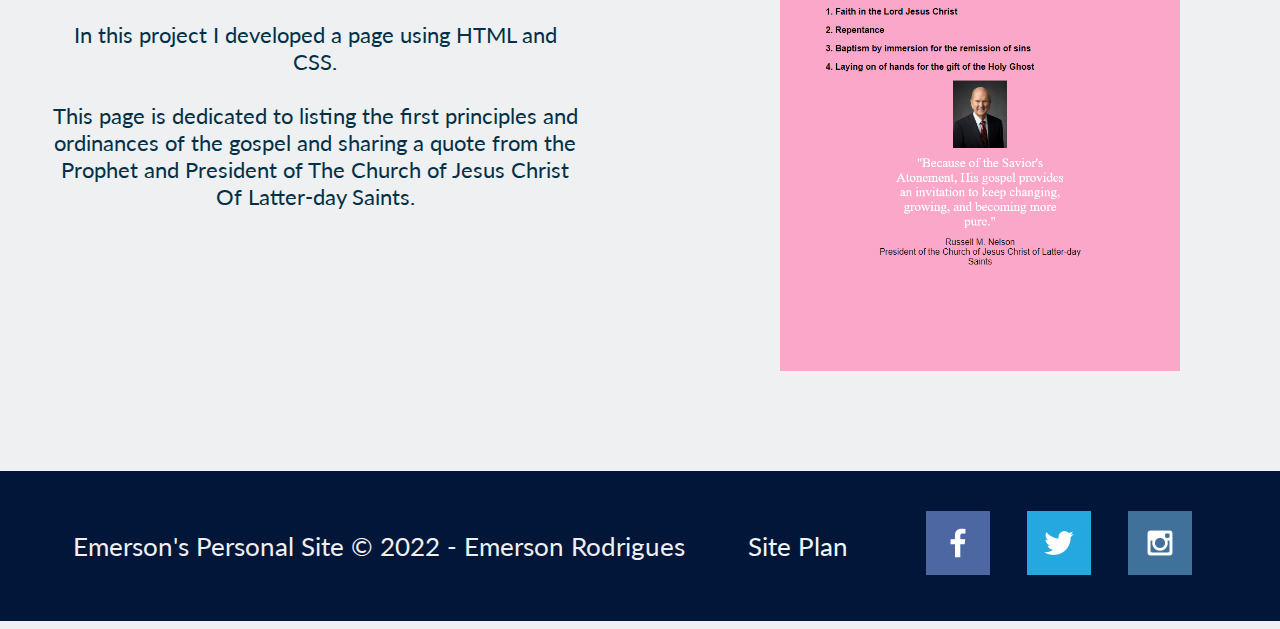
<file: emerson_personalsite/portifolio.html>
<!DOCTYPE html>
<html lang="en">
<head>
    <meta charset="UTF-8">
    <meta http-equiv="X-UA-Compatible" content="IE=edge">
    <meta name="viewport" content="width=device-width, initial-scale=1.0">
    <link rel="stylesheet" href="styles/personalsite.css">
    <title>Portfólio</title>

</head>

<body>
    <div id="content">
        <header>
            <a id="logo-link" href="index.html">
                <img class="logo" src="images/Emerson.jpg" alt="Emerson dev logo">
            </a>
            <nav>
                <a href="index.html">Home</a>
                <a href="aboutme.html">About Me</a>
                <a href="portfolio.html">Portfólio</a>
                <!-- <a href="#">Contact me</a> -->
            </nav>
        </header>
        <div id="hero">
            <div id="hero-box">
                <img id="hero-imgpage2" src="images/rsz_pexels-mateusz-dach-450035.jpg" alt="office picture">
            </div>
            <h1 id="portfolio-title">Portfolio</h1>
        </div>
        <main id="portfolio">             
            <section class="project-1">
                <h2 id="titlesection-1">Rafting Site Project</h2>
                <img id="raftingsite-img" src="images/Screenshot_1.png" alt="home rafting site project">
                <p id="paragraphsection-1">In this project I developed a website for a rafting club, using html and css. 
                    <br><br>
                    The colors were chosen according to the colors most present in that environment.
                    <br><br>
                    The font was chosen to bring a more adventurous experience. The images were chosen according to the places where rafting is practiced.</p>
            </section>           
            <section class="project-2">
                <h2 id="titlesection-2">Chalenge 1 - WDD 130 Class</h2>
                <img id="chalenge-1" src="images/Screenshot_2.png" alt="chalenge-2 picture">
                <p id="paragraphsection-2">In this project I developed a page using HTML and CSS.
                    <br><br>
                    This page is dedicated to listing the first principles and ordinances of the gospel and sharing a quote from the Prophet and President of The Church of Jesus Christ Of Latter-day Saints.
                    <br><br></p>
            </section>           
        </main>
        <footer>
            <p>Emerson's Personal Site &copy; 2022 - Emerson Rodrigues</p>
            <p>
                <a href="site-plan.html">Site Plan</a>
            </p>
            <div class="social">
                <a href="https://facebook.com" target="_blank">
                    <img src="images/facebook.png" alt="facebook icon">
                </a>
                <a href="https://twitter.com" target="_blank">
                    <img src="images/twitter.png" alt="twitter icon">
                </a>
                <a href="https://instagram.com" target="_blank">
                    <img src="images/instagram.png" alt="instagram icon">
                </a>
            </div>
        </footer>
    </div>
</body>
</html>
</file>
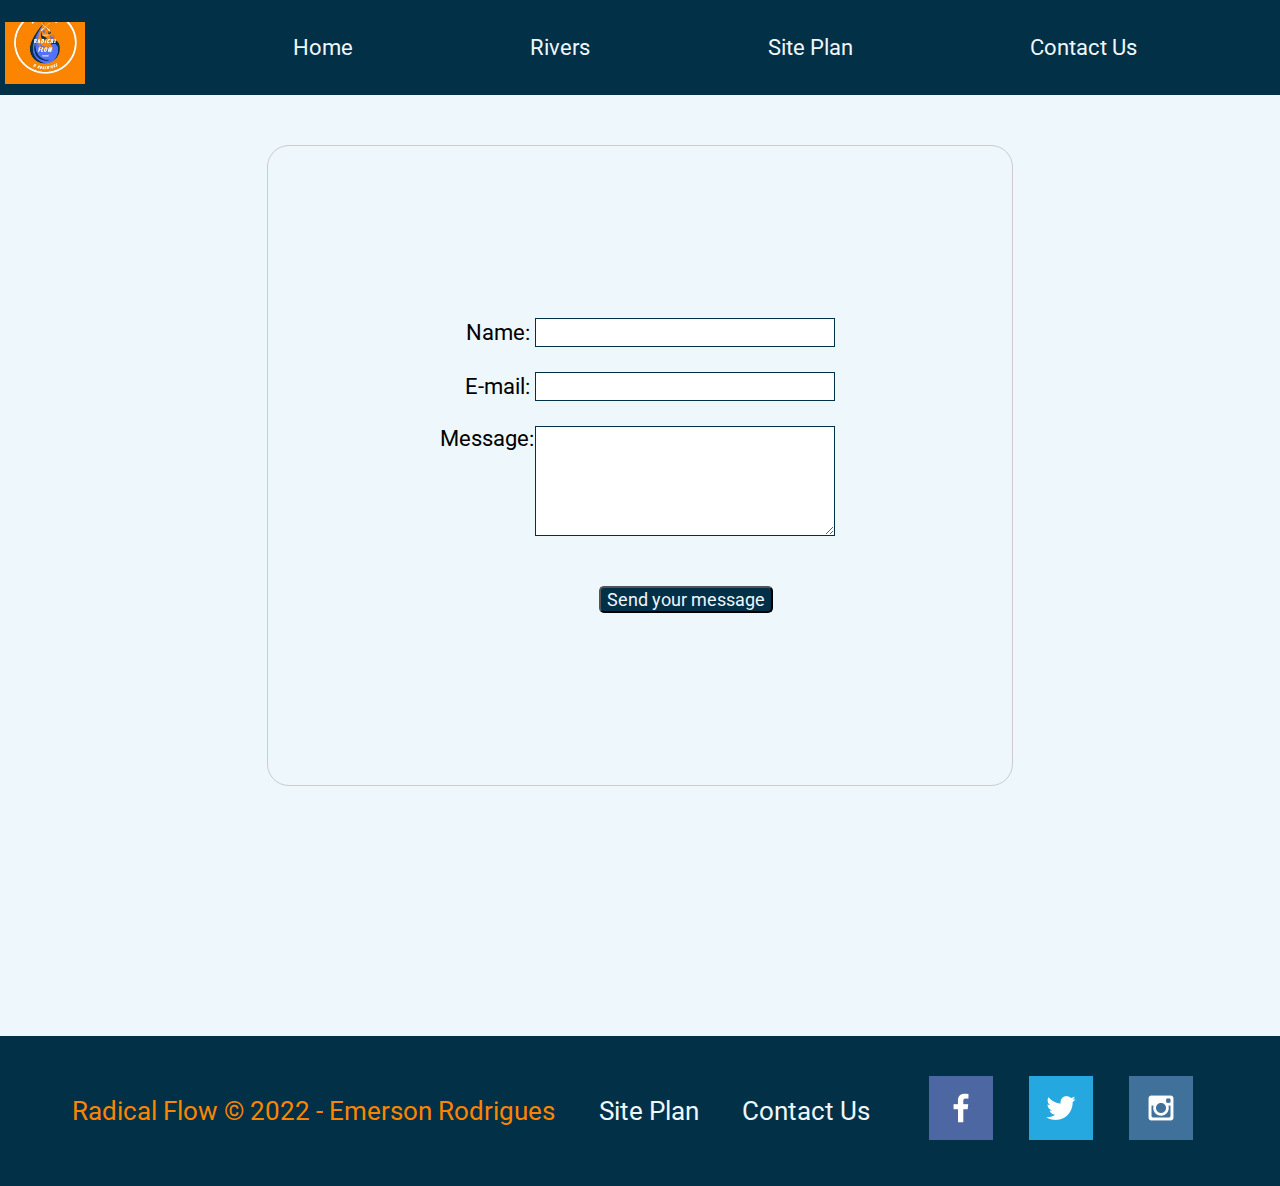
<file: wwr/contactus.html>
<!DOCTYPE html>
<html lang="en">

<head>
    <meta charset="UTF-8">
    <meta http-equiv="X-UA-Compatible" content="IE=edge">
    <meta name="viewport" content="width=device-width, initial-scale=1.0">
    <link rel="stylesheet" href="styles/style.css">
    <title>Contact Us</title>
</head>

<body>
    <div id="content">
        <header>
            <a id="logo_link" href="index.html">
                <img class="logo" src="images/logo_RadicalFlow.jpg" alt="Radical Flow Logo">
            </a>
            <nav>
                <a href="index.html">Home</a>
                <a href="rivers.html">Rivers</a>
                <a href="site-plan-rafting.html">Site Plan</a>
                <a href="contactus.html">Contact Us</a>
            </nav>  
        </header>
        <div id="feedback"></div>
        <main id="contactus">
            <form>
                <ul>
                    <li>
                    <label for="name">Name:</label>
                    <input type="text" id="name" name="user_name" />
                    </li>
                    <li>
                    <label for="mail">E-mail:</label>
                    <input type="email" id="mail" name="user_email" />
                    </li>
                    <li>
                    <label for="msg">Message:</label>
                    <textarea id="msg" name="user_message"></textarea>
                    </li>
                    <li class="button">
                        <button type="submit">Send your message</button>
                    </li>
                </ul>
            </form>             
        </main>
        <footer>
            <p>Radical Flow &copy; 2022 - Emerson Rodrigues</p>
            <p><a href="site-plan-rafting.html">Site Plan</a></p>
            <p><a href="contactus.html">Contact Us</a></p>
            <div class="social">
                <a href="https://facebook.com" target="_blank">
                    <img src="images/facebook.png" alt="fb icon">
                </a>
                <a href="https://twitter.com" target="_blank">
                    <img src="images/twitter.png" alt="twitter icon">
                </a>
                <a href="https://instagram.com" target="_blank">
                    <img src="images/instagram.png" alt="instagram icon">
                </a>
            </div>
        </footer>
    </div>
    <script>
        // get the feedback div element so we can do something with it.
        const feedbackElement = document.getElementById('feedback');
        // get the form so we can read what was entered in it.
        const formElement = document.forms[0];
        // add a 'listener' to wait for a submission of our form. When that happens run the code below.
        formElement.addEventListener('submit', function(e) {
            // stop the form from doing the default action.
            e.preventDefault();
            // set the contents of our feedback element to a message letting the user know the form was submitted successfully. Notice that we pull the name that was entered in the form to personalize the message!
            feedbackElement.innerHTML = 'Hello '+ formElement.user_name.value +'! Thank you for your message. We will get back with you as soon as possible!';
            // make the feedback element visible.
            feedbackElement.style.display = "block";
            // add a class to move everything down so our message doesn't cover it.
            document.body.classList.toggle('moveDown');
        });
    </script>

</body>
</html>
</file>
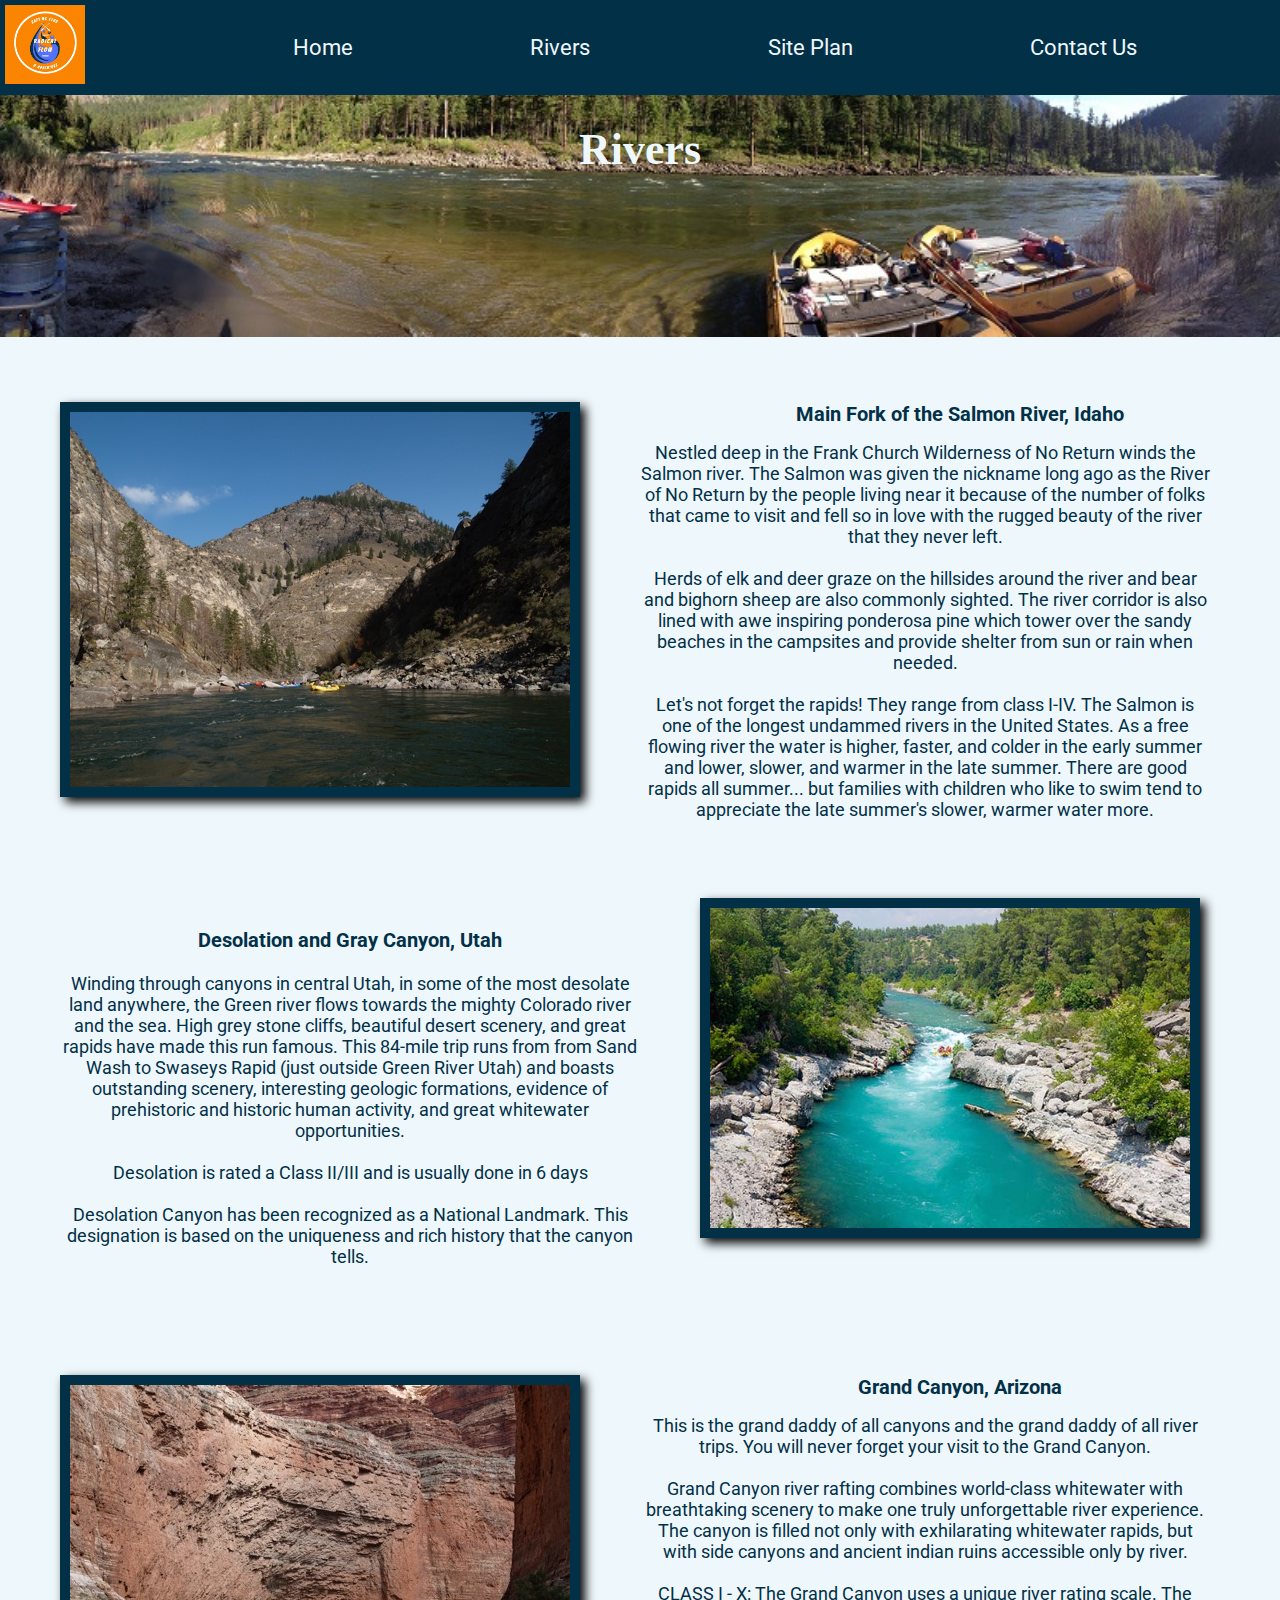
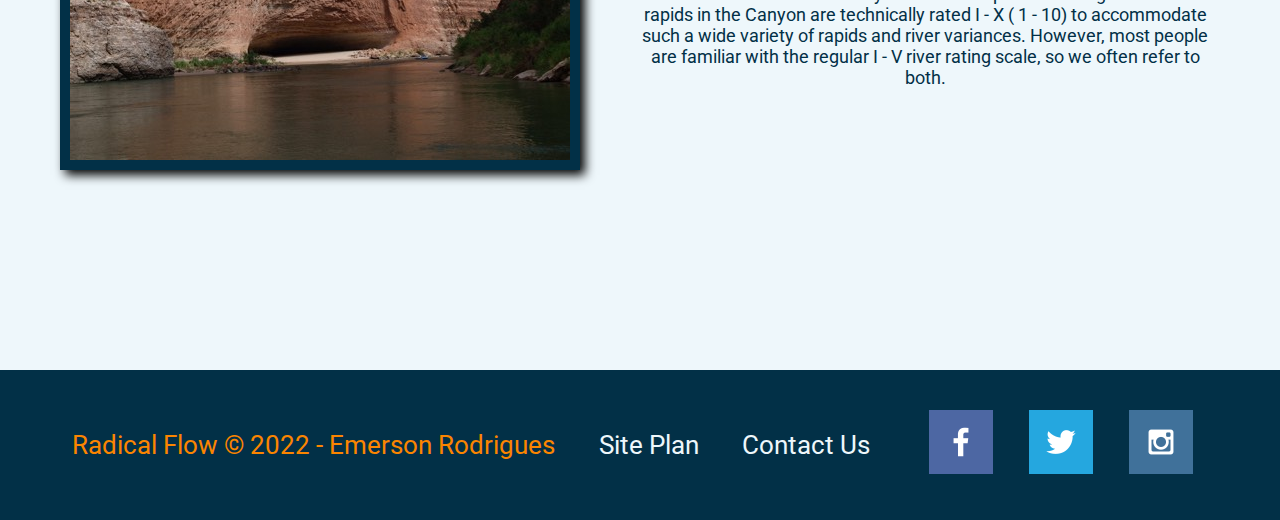
<file: wwr/rivers.html>
<!DOCTYPE html>
<html lang="en">

<head>
    <meta charset="UTF-8">
    <meta http-equiv="X-UA-Compatible" content="IE=edge">
    <meta name="viewport" content="width=device-width, initial-scale=1.0">
    <link rel="stylesheet" href="styles/style.css">
    <title>Rivers | Radical Flow</title>
</head>

<body>
    <div id="content">
        <header>
            <a id="logo_link" href="index.html">
                <img class="logo" src="images/logo_RadicalFlow.jpg" alt="Radical Flow Logo">
            </a>
            <nav>
                <a href="index.html">Home</a>
                <a href="rivers.html">Rivers</a>
                <a href="site-plan-rafting.html">Site Plan</a>
                <a href="contactus.html">Contact Us</a>
            </nav>  
        </header>
        <div id="hero">
            <div id="hero-box">
                <img id="hero-imgpage2" src="images/river-wide.jpg" alt="People enjoying rafting">
            </div>
            <section id="hero-msg">
                <h1 class="home-title">Rivers</h1>
            </section>
        </div>
        <main id="rivers-gride">             
            <section class="idaho">
                <h2 id="titlesection1">Main Fork of the Salmon River, Idaho</h2>
                <img id="salmonriver" src="images/salmon-river.jpg" alt="salmon river">
                <p id="paragraphsection1">Nestled deep in the Frank Church Wilderness of No Return winds the Salmon river. The Salmon was given the nickname long ago as the River of No Return by the people living near it because of the number of folks that came to visit and fell so in love with the rugged beauty of the river that they never left.
                <br><br>
                Herds of elk and deer graze on the hillsides around the river and bear and bighorn sheep are also commonly sighted. The river corridor is also lined with awe inspiring ponderosa pine which tower over the sandy beaches in the campsites and provide shelter from sun or rain when needed.
                <br><br>Let's not forget the rapids! They range from class I-IV. The Salmon is one of the longest undammed rivers in the United States. As a free flowing river the water is higher, faster, and colder in the early summer and lower, slower, and warmer in the late summer. There are good rapids all summer... 
                but families with children who like to swim tend to appreciate the late summer's slower, warmer water more.</p>
            </section>           
            <section class="utah">
                <h2 id="titlesection2">Desolation and Gray Canyon, Utah</h2>
                <img id="greenriver" src="images/green-river.jpg" alt="green river">
                <p id="paragraphsection2">Winding through canyons in central Utah, in some of the most desolate land anywhere, the Green river flows towards the mighty Colorado river and the sea. 
                High grey stone cliffs, beautiful desert scenery, and great rapids have made this run famous. This 84-mile trip runs from from Sand Wash to Swaseys Rapid (just outside Green River Utah)
                and boasts outstanding scenery, interesting geologic formations, evidence of prehistoric and historic human activity, and great whitewater opportunities.
                <br><br>
                Desolation is rated a Class II/III and is usually done in 6 days
                <br><br>
                Desolation Canyon has been recognized as a National Landmark.  This designation is based on the uniqueness and rich history that the canyon tells.</p>
            </section>            
            <section class="arizona">
                <h2 id="titlesection3">Grand Canyon, Arizona</h2>
                <img id="grandcanyon" src="images/red-wall.jpg" alt="Grand Canyon, Arizona">
                <p id="paragraphsection3">This is the grand daddy of all canyons and the grand daddy of all river trips. You will never forget your visit to the Grand Canyon.
                <br><br>
                Grand Canyon river rafting combines world-class whitewater with breathtaking scenery to make one truly unforgettable river experience.
                The canyon is filled not only with exhilarating whitewater rapids, but with side canyons and ancient indian ruins accessible only by river.
                <br><br>
                CLASS I - X: The Grand Canyon uses a unique river rating scale. The rapids in the Canyon are technically rated I - X ( 1 - 10) to accommodate 
                such a wide variety of rapids and river variances. However, most people are familiar with the regular I - V river rating scale, so we often refer to both.</p>
            </section>
        </main>
        <footer>
            <p>Radical Flow &copy; 2022 - Emerson Rodrigues</p>
            <p><a href="site-plan-rafting.html">Site Plan</a></p>
            <p><a href="contactus.html">Contact Us</a></p>
            <div class="social">
                <a href="https://facebook.com" target="_blank">
                    <img src="images/facebook.png" alt="fb icon">
                </a>
                <a href="https://twitter.com" target="_blank">
                    <img src="images/twitter.png" alt="twitter icon">
                </a>
                <a href="https://instagram.com" target="_blank">
                    <img src="images/instagram.png" alt="instagram icon">
                </a>
            </div>
        </footer>
    </div>
</body>

</html>
</file>
<file: emerson_personalsite/styles/personalsite.css>
@import url('https://fonts.googleapis.com/css?family=IM+Fell+French+Canon+SC|Lato');

:root {
    --heading-font: "IM Fell French Canon SC";
    --paragraph-font: Lato, Helvetica, sans-serif;
  }

#content {
    max-width: 1600px;
    margin-top: -8px;
}

.logo {
    width: 90px;
    padding: 5px;
    padding-top: 5px;
    justify-self: center;
    align-self: center;
}

#logo-link{
    margin-left: 10px;
    margin-top: 10px;
}

header {
    background-color: #011638;
    color: #EEF0F2;
    margin-left: -8px;
    display: grid;
    grid-template-columns: 150px auto;
    font-family: var(--paragraph-font);
}

nav {
    display: flex;
    justify-content: space-evenly;
}

nav a {
    text-align: center;
    color: #EEF0F2;
    text-decoration: none;
    padding: 35px;
}

nav a:hover {
    background-color: #808080;
    color: #EEF0F2;
    font-family: var(--paragraph-font);
}

main {
    display: grid;
    grid-template-columns: 700px auto;
}

.msg h1 {
    grid-column-start: 2;
    grid-row: 1;
    text-align: center;
    margin-top: 80px;
}

.msg p {
    text-align: left;
    margin-left: 50px;
}

main section {
    text-align: center;
    color: #023047;
    font-family: var(--paragraph-font);
}

body {
    background-color: #EEF0F2;
    font-family: var(--paragraph-font);
    font-size: 22px;
    margin: 0;
    padding: 0;
}

h2 {
    margin: 0;
}

#icon {
    grid-column: 2;
    margin-top: 190px;
    width: 500px;
    border-radius: 5px;
    cursor: pointer;
    transition: 0.3s;
}

#icon:hover {opacity: 0.7;}

/* The Modal (background) */
.modal {
  display: none; /* Hidden by default */
  position: fixed; /* Stay in place */
  z-index: 1; /* Sit on top */
  padding-top: 100px; /* Location of the box */
  left: 0;
  top: 0;
  width: 100%; /* Full width */
  height: 100%; /* Full height */
  overflow: auto; /* Enable scroll if needed */
  background-color: rgb(0,0,0); /* Fallback color */
  background-color: rgba(0,0,0,0.9); /* Black w/ opacity */
}

/* Modal Content (Image) */
.modal-content {
  margin: auto;
  display: block;
  width: 80%;
  max-width: 700px;
}

/* Caption of Modal Image (Image Text) - Same Width as the Image */
#caption {
  margin: auto;
  display: block;
  width: 80%;
  max-width: 700px;
  text-align: center;
  color: #ccc;
  padding: 10px 0;
  height: 150px;
}

/* Add Animation - Zoom in the Modal */
.modal-content, #caption {
  animation-name: zoom;
  animation-duration: 0.6s;
}

.cards-linguagens {
    display: grid;
    grid-template-columns: 1fr 1fr 1fr 1fr 1fr;
    margin-top: 50px;
    margin-left: 50px;
    padding: 25px;
}

#js-icon {
    width: 100px;
    box-shadow: 5px 5px 10px #000000;
    border-radius: 10px;
}

#html-icon {
    width: 100px;
    margin-left: 25px;
    box-shadow: 5px 5px 10px #000000;
    border-radius: 10px;
}

#css-icon {
    width: 100px;
    margin-left: 25px;
    box-shadow: 5px 5px 10px #000000;
    border-radius: 10px;
}

#python-icon {
    width: 100px;
    margin-left: 25px;
    box-shadow: 5px 5px 10px #000000;
    border-radius: 100px;
}

#cypress-icon {
    width: 100px;
    margin-left: 25px;
    box-shadow: 5px 5px 10px #000000;
    border-radius: 100px;
}

footer {
    font-size: 1.2em;
    background-color: #011638;
    color: #EEF0F2;
    padding: 25px 50px;
    margin-left: -8px;
    margin-right: -8px;
    margin-bottom: -8px;
    margin-top: 100px;
    font-family: var(--paragraph-font);
    display: flex;
    justify-content: space-around;
    align-items: center;
}

footer a {
    color: #EEF7FB;
    text-decoration: none;
    font-family: var(--paragraph-font);
}

footer .social img {
    padding: 15px;
}

footer p a:hover {
    text-decoration: underline;
    font-family: var(--paragraph-font);
} 

@keyframes zoom {
    from {transform:scale(0)}
    to {transform:scale(1)}
  }
  
  /* The Close Button */
  .close {
    position: absolute;
    top: 15px;
    right: 35px;
    color: #f1f1f1;
    font-size: 40px;
    font-weight: bold;
    transition: 0.3s;
  }
  
  .close:hover,
  .close:focus {
    color: #bbb;
    text-decoration: none;
    cursor: pointer;
  }
/* page 2 - About Me */

.home main{
    display: grid;
    grid-template-columns: 1fr 1fr 1fr 1fr 1fr;
}

.msg-aboutme {
    grid-column: 1/4;
}

.msg-aboutme h1 {
    font-family: var(--heading-font);
}

.msg-aboutme p {
    font-size: 22px;
    text-align: center;
    padding: 30px;
}

.personal-pictures {
    grid-column: 1/4;
}

/* Slideshow container */
.slideshow-container {
  max-width: 1000px;
  position: relative;
  margin: auto;
}

/* Hide the images by default */
.mySlides {
  display: none;
}

/* Next & previous buttons */
.prev, .next {
    cursor: pointer;
    position: absolute;
    top: 0%;
    width: auto;
    margin-top: -5px;
    margin-right: 420px;
    padding: 5px;
    color: #EEF0F2;
    font-weight: bold;
    font-size: 18px;
    transition: 0.6s ease;
    /* border-radius: 0 3px 3px 0; */
    user-select: none;
}

/* Position the "next button" to the right */
.next {
  right: 0;
  /* border-radius: 3px 0 0 3px; */
}

.prev {
    margin-right: -1000px;
}
/* On hover, add a black background color with a little bit see-through */
.prev:hover, .next:hover {
  background-color: #808080;
}

/* Caption text */
.text {
  color: #f2f2f2;
  font-size: 15px;
  padding: 8px 12px;
  position: absolute;
  bottom: 8px;
  width: 100%;
  text-align: center;
}

/* Number text (1/3 etc) */
.numbertext {
  color: #f2f2f2;
  font-size: 12px;
  padding: 8px 12px;
  position: absolute;
  top: 0;
}

/* The dots/bullets/indicators */
.dot {
  cursor: pointer;
  height: 15px;
  width: 15px;
  margin: 0 2px;
  background-color: #bbb;
  border-radius: 50%;
  display: inline-block;
  transition: background-color 0.6s ease;
}

.active, .dot:hover {
  background-color: #717171;
}

/* Fading animation */
.fade {
  animation-name: fade;
  animation-duration: 1.5s;
}

@keyframes fade {
  from {opacity: .4}
  to {opacity: 1}
}

/* page 3 - Portfolio */

#hero-box {
  display: grid;
  grid-template-columns: 1fr 1fr 1fr;
}

#hero-imgpage2 {
  z-index: -1;
  grid-column: 1/4;
  grid-row: 1/2;
  width: 100%;
  height: 60%;
}

#portfolio-title {
  z-index: 1;
  grid-column: 2;
  grid-row: 1/2;
  margin-left: 150px;
  font-family: var(--heading-font);
}

#hero-box h2{
  grid-column: 2;
  grid-row: 2;
  margin-left: 150px;
  margin-top: -250px;
  font-family: var(--heading-font);
}

#portfolio {
  display: grid;
  grid-template-columns: 1fr;
}

.project-1 {
  display: grid;
  grid-template-columns: 1fr 700px;
  margin-top: -150px;
}

.project-1 h2 {
  grid-column: 1;
  margin-bottom: 50px;
}

.project-1 img {
  width: 600px;
  grid-column: 1;
  margin-left: 20px;
  margin-right: 10px;
}

.project-1 p {
  grid-column: 2;
  padding: 50px;
  margin-top: -50px;
}

.project-2 {
  display: grid;
  grid-template-columns: 1fr 700px;
  margin-top: 100px;
}

.project-2 h2 {
  grid-column: 2;
  margin-bottom: 50px;
}

.project-2 img {
  width: 400px;
  grid-column: 2;
  margin-left: 150px;
  margin-right: 10px;
}

.project-2 p {
  grid-column: 1;
  padding: 50px;
  margin-top: -400px;
}

/* 100% Image Width on Smaller Screens */
@media only screen and (max-width: 700px){
    .modal-content {
      width: 100%;
    }
  }
</file>
<file: wwr/styles/style.css>
@import url('https://fonts.googleapis.com/css2?family=Permanent+Marker&family=Roboto:wght@300&display=swap');

:root {
    --heading-font: "Permanent Marker";
    --paragraph-font: Roboto, Helvetica, sans-serif;
  }

#content {
    max-width: 1600px;
    margin: 0 auto;
}

.logo {
    width: 80px;
    padding: 5px;
    padding-top: 5px;
    justify-self: center;
    align-self: center;
}

nav {
    display: flex;
    justify-content: space-evenly;
}

nav a {
    text-align: center;
    color: #EEF7FB;
    text-decoration: none;
    padding: 35px;
}

#hero {
    display: grid;
    grid-template-columns: 1fr 3fr 1fr;
    margin-top: -100px;
}

#hero-box {
    grid-column: 1/4;
    grid-row: 1/3;
    z-index: -1;
}

#hero-msg {
    grid-column: 2/3;
    grid-row: 1/2;
    margin-top: 100px;
}

#hero-msg h4 {
    text-align: center;
    color: #EEF7FB;
    font-family: var(--paragraph-font);
}

#hero-img {
    width: 100%;
}

.home-title {
    text-align: center;
    color: #EEF7FB;
    font-family: var(--heading-font);
    font-size: 2em;
}

.button-box {
    text-align: center;
    color: #023047;
    font-family: var(--paragraph-font);
}

main {
    display: grid;
    grid-template-columns: 1fr 1fr 1fr 1fr 1fr 1fr 1fr 1fr 1fr 1fr;
}

main section {
    text-align: center;
    color: #023047;
    font-family: var(--paragraph-font);
}

body {
    background-color: #EEF7FB;
    font-family: var(--paragraph-font);
    font-size: 22px;
    margin: 0;
    padding: 0;
}

h2 {
    margin: 0;
}

header {
    background-color: #023047;
    color: #EEF7FB;
    display: grid;
    grid-template-columns: 150px auto;
    font-family: var(--paragraph-font);
}

nav a:hover {
    background-color: #FB8500;
    color: #023047;
    font-family: var(--paragraph-font);
}

.icon {
    width: 80px;
}

.book, .join {
    background-color: #023047;
    color: #EEF7FB;
    text-decoration: none;
    padding: 15px 30px;
    margin-top: 50px;
    font-family: var(--paragraph-font);
    font-size: 18px;
    border-radius: 5px;
}

.book:hover, .join:hover {
    background-color: #FB8500;
    color: #023047;
    font-family: var(--paragraph-font);
}

.card-img{
    border: 10px solid #023047;
    width: 100%;
    transition: transform .5s;
    box-shadow: 5px 5px 10px #000000;
}

.card-img:hover {
    opacity: .6;
    transform: scale(1,1);
}

.mountains {
    grid-column: 2/7;
    grid-row: 5/8;
    width: 100%;
    box-shadow: 5px 5px 10px #000000;
}

main section img {
    box-sizing: border-box;
}

.rivers-card, .camping-card, .rapids-card {
     margin: 200px 0;
}

.rivers-card {
    grid-column: 2/4;
    grid-row: 2/3;
}

.camping-card {
    grid-column: 5/7;
    grid-row: 2/3;
}

.rapids-card {
    grid-column: 8/10;
    grid-row: 2/3;
}

#background {
    grid-column: 1/11;
    grid-row: 4/9;
    height: 725px;
    background-color: #40BEDD;
    margin-bottom: 100px;
}

.msg {
    grid-column: 6/10;
    grid-row: 6/7;
    background-color: #023047;
    line-height: 1.5em;
    color: #EEF7FB;
    margin-top: 200px;
    padding: 35px;
    font-family: var(--paragraph-font);
    box-shadow: 5px 5px 10px #000000;
}

.msg p{
    background-color: #023047;
    color: #EEF7FB;
    padding: 15px;
    font-family: var(--paragraph-font);
    font-size: .8em;
}

footer {
    font-size: 1.2em;
    background-color: #023047;
    color: #FB8500;
    padding: 25px 50px;
    margin-top: 200px;
    font-family: var(--paragraph-font);
    display: flex;
    justify-content: space-around;
    align-items: center;
}

footer a {
    color: #EEF7FB;
    text-decoration: none;
    font-family: var(--paragraph-font);
}

footer .social img {
    padding: 15px;
}

footer p a:hover {
    text-decoration: underline;
    font-family: var(--paragraph-font);
} 

/* page 2 - Rivers */

#hero-imgpage2 {
    width: 100%;
    /* height: 600px; */
}

#rivers-gride {
    display: grid;
    grid-template-columns: 1fr;
}


.idaho {
    display: grid;
    grid-template-columns: 1fr 1fr;
}


#titlesection1 {
    grid-column: 2;
    grid-row: 1/2;
    font-size: 20px;
    margin-top: 60px;
}

#salmonriver {
    grid-column: 1;
    grid-row: 1/2;
    margin-left: 60px;
    margin-top: 60px;
    border: 10px solid #023047;
    box-shadow: 5px 5px 10px #000000;
}

#paragraphsection1 {
    grid-column: 2;
    grid-row: 1/2;
    font-size: 18px;
    margin-top: 100px;
    margin-right: 70px;
}

.utah {
    display: grid;
    grid-template-columns: 1fr 1fr;
}


#titlesection2 {
    grid-column: 1;
    grid-row: 1/2;
    font-size: 20px;
    margin-top: 90px;
    margin-left: 60px;
}

#greenriver {
    grid-column: 2;
    grid-row: 1/2;
    width: 500px;
    margin-left: 60px;
    margin-top: 60px;
    border: 10px solid #023047;
    box-shadow: 5px 5px 10px #000000;
}

#paragraphsection2 {
    grid-column: 1;
    grid-row: 1/2;
    font-size: 18px;
    margin-top: 135px;
    margin-left: 60px;
}

.arizona {
    display: grid;
    grid-template-columns: 1fr 1fr;
}


#titlesection3 {
    grid-column: 2;
    grid-row: 1/2;
    font-size: 20px;
    margin-top: 90px;
}

#grandcanyon {
    grid-column: 1;
    grid-row: 1/2;
    margin-left: 60px;
    margin-top: 90px;
    border: 10px solid #023047;
    box-shadow: 5px 5px 10px #000000;
}

#paragraphsection3 {
    grid-column: 2;
    grid-row: 1/2;
    font-size: 18px;
    margin-top: 130px;
    margin-right: 70px;
}

/* Page Contact Us */

#feedback {
    background-color: #023047;
    color: #EEF7FB;
    position: absolute;
    top: 0;
    left: 0;
    right: 0;
    padding: .5em;   
}
.moveDown {
    margin-top: 3em;
}
    

#contactus {
    display: grid;
    grid-template-columns: 1fr;
    justify-content: center;
    align-content: center;
    justify-items: center;
    align-items: center;
}

form {
    margin: 50px;
    width: 700px;
    padding: 1em;
    border: 1px solid #ccc;
    border-radius: 1em;
  }
  
ul {
    list-style: none;
    padding: 100px;
    margin: 50px;
}

#name {
    margin-bottom: 25px;
    font-family: var(--paragraph-font);
}

#mail {
    margin-bottom: 25px;
    font-family: var(--paragraph-font);
}

#msg {
    margin-bottom: 25px;
    font-family: var(--paragraph-font);
}

label {
    display: inline-block;
    width: 90px;
    text-align: right;
}

input, textarea {
    font: 1em sans-serif;
    width: 300px;
    box-sizing: border-box;
    border: 1px solid #023047;
}

input:focus,textarea:focus {
    border-color: #023047;
}

textarea {
    vertical-align: top;
    height: 5em;
}

.button {
    margin-top: 25px;
    padding-left: 150px;
    
}

button {
    margin-left: 0.5em;
    text-align: center;
    background-color: #023047;
    color: #EEF7FB;
    font-family: var(--paragraph-font);
    font-size: 18px;
    border-radius: 5px;
}

button:hover {
    background-color: #FB8500;
    color: #023047;
    font-family: var(--paragraph-font);
}

/* Media Screen */

@media screen and (max-width: 900px) {
    #hero, .home-grid {
        display: block;
        height: auto;
    }
    nav, footer {
        flex-direction: column;
    }
    nav a {
        display: block;
        padding: 15px;
    }
    #hero {
        margin-top: 0;
    }
    #hero-msg {
        margin-top: 0;
    }
    #hero-msg h4 {
        display: none;
    }
    .home-title {
        font-size: 25px;
        color: #6f7364;
    }
    .rivers-card, .camping-card, .rapids-card { 
        margin: 50px auto;
        width: 60%;
    }
    #background {
        display: none;
    }
    .mountains, .msg {
        width: 80%;
        display: block;
        margin: 0 auto;
    }
    footer {
        margin-top: 25px;
    }
}
</file>
<file: positionstyles.css>
/* CSS - Name: "positionstyles.css" */
/* Activity 1 styles */
.content1 {
  /* This is the parent of the activity 1 boxes. */
  display: grid;
  grid-template-columns: 1fr 1fr;
  justify-items: center;
  grid-gap: 20px;
}
.red1 { 
  width: 100%; 
  height: 100px; 
  background-color: red; 
  grid-column: 1/3;
} 

.green1 {
  width: 200px; 
  height: 200px; 
  background-color: green; 
} 

.yellow1 {
  width: 200px; 
  height: 200px; 
  background-color: gold; 
}

.blue1 {
  width: 100%; 
  height: 100px; 
  background-color: blue; 
  grid-column: 1/3;
} 
/* Activity 2 styles */ 
.content2 {
  /* This is the parent of the activity 2 boxes. */
  display: grid;
}
.red2 {
  width: 100px; 
  height: 100px; 
  background-color: red; 
} 

.green2 { 
  width: 100px; 
  height: 100px; 
  background-color: green;
  margin-left: 50px;
  margin-top: -50px; 
} 
.yellow2 {
  width: 100px; 
  height: 100px; 
  background-color: gold; 
  margin-left: 100px;
  margin-top: -50px;
} 
.blue2 {
  width: 100px; 
  height: 100px; 
  background-color: blue; 
  margin-left: 150px;
  margin-top: -50px;
} 
/* Activity 3 styles */ 
.content3 {
  /* This is the parent of the activity 3 boxes. */
  display: grid;
  grid-template-columns: 1fr 1fr;
}
.red3 {
  width: 100%; 
  height: 100px; 
  background-color: red; 
  grid-column: 1/3;
} 
.green3 {
  width: 400px; 
  height: 200px; 
  background-color: green;
} 
.yellow3 {
  width: 450px; 
  height: 200px; 
  background-color: gold; 
  margin-left: 20px;
} 
.blue3 {
  width: 100%;
  height: 100px; 
  background-color: blue;
  grid-column: 1/3; 

} 
/* Activity 4 styles */ 
.content4 {
  /* This is the parent of the activity 4 boxes. */
  display: grid;
  grid-template-columns: 1fr 1fr;
  height: 400px;
  grid-gap: 0;
}
.red4 {
  width: 400px; 
  height: 400px; 
  background-color: red; 
  grid-column: 1;
  grid-row: 1/3;
} 
.green4 {
  width: 300px; 
  height: 140px; 
  background-color: green; 
  grid-template-columns: 2;
  grid-row: 1;
  margin-left: -67px;
  margin-bottom: -120px;
} 
.yellow4 {
  width: 300px; 
  height: 140px; 
  background-color: gold;
  margin-left: -67px; 
} 
.blue4 {
  width: 300px; 
  height: 120px; 
  background-color: blue; 
  grid-column: 2;
  margin-left: -67px;
  margin-top: -120px;
} 
/* Activity 5 styles */ 
.content5 {
  /* This is the parent of the activity 5 boxes. */
  height: 400px;
}
.red5 { 
  width: 100%; 
  height: 100px; 
  background-color: red; 
} 
.green5 { 
  width: 150px; 
  height: 150px; 
  background-color: green;
  float: left; 
  z-index: 5;

} 
.yellow5 {
  width: 100%; 
  height: 200px; 
  background-color: gold; 

} 
.blue5 {
  width: 100%; 
  height: 100px; 
  background-color: blue; 
} 
/* Activity 6 styles */ 
.content6 {
  /* This is the parent of the activity 6 boxes. */
  display: grid;
  grid-template-columns: 100px 100px 100px 100px 100px 100px;
  grid-template-rows: 100px 100px 100px 100px 100px 100px;
}
.red6 {
  width: 400px; 
  height: 200px; 
  background-color: red;
  grid-column: 1/5; 
  grid-row: 1/2;
  z-index: -5;
} 
.green6 {
  width: 200px; 
  height: 200px; 
  background-color: green; 
  grid-column: 1/3;
  grid-row: 5/6;
  z-index: 5;
} 
.yellow6 {
  width: 200px; 
  height: 400px; 
  background-color: gold; 
  grid-column: 5/6;
  grid-row: 3/6;
  z-index: 5;
} 
.blue6 {
  width: 400px; 
  height: 400px; 
  background-color: blue; 
  grid-column: 2/6;
  grid-row: 2/6;
} 


/* Do not make any changes below here */
.activity {
  width: 70%; 
  margin: 20px auto; 
  font-family: Arial, sans-serif; 
  border: 1px solid black; 
  padding: 10px; 
  clear:both; 
  overflow: auto;
} 

.hint {
  border: 1px solid grey;
  background: #e0e0e0;
  padding: .5em;
  position: relative;
  margin: 1em 0;
}
.hint h3 {
  margin: 0;
}
.hint:hover {
  background: #d0d0d0;
}
.hint > div {
  display: none;
}

.hint input[type=checkbox] {
  position: absolute;
  width: 100%;
  height: 100%;
  opacity: 0;
  z-index: 1;
  cursor: pointer;
}

.hint input[type=checkbox]:checked ~ div {
  display: block;
}

.hint i {
  position: absolute;
  transform: translate(-6px, 0);
  margin-top: 16px;
  right: 10px;
  top: -3px;
}
.hint i:before, .hint i:after {
  content: "";
  position: absolute;
  background-color: black;
  width: 3px;
  height: 9px;
}
.hint i:before {
  transform: translate(2px, 0) rotate(45deg);
}
.hint i:after {
  transform: translate(-2px, 0) rotate(-45deg);
}

.hint input[type=checkbox]:checked ~ i:before {
  transform: translate(-2px, 0) rotate(45deg);
}
.hint input[type=checkbox]:checked ~ i:after {
  transform: translate(2px, 0) rotate(-45deg);
}
.hint a {
  position: relative;
  z-index: 1;
}
</file>
